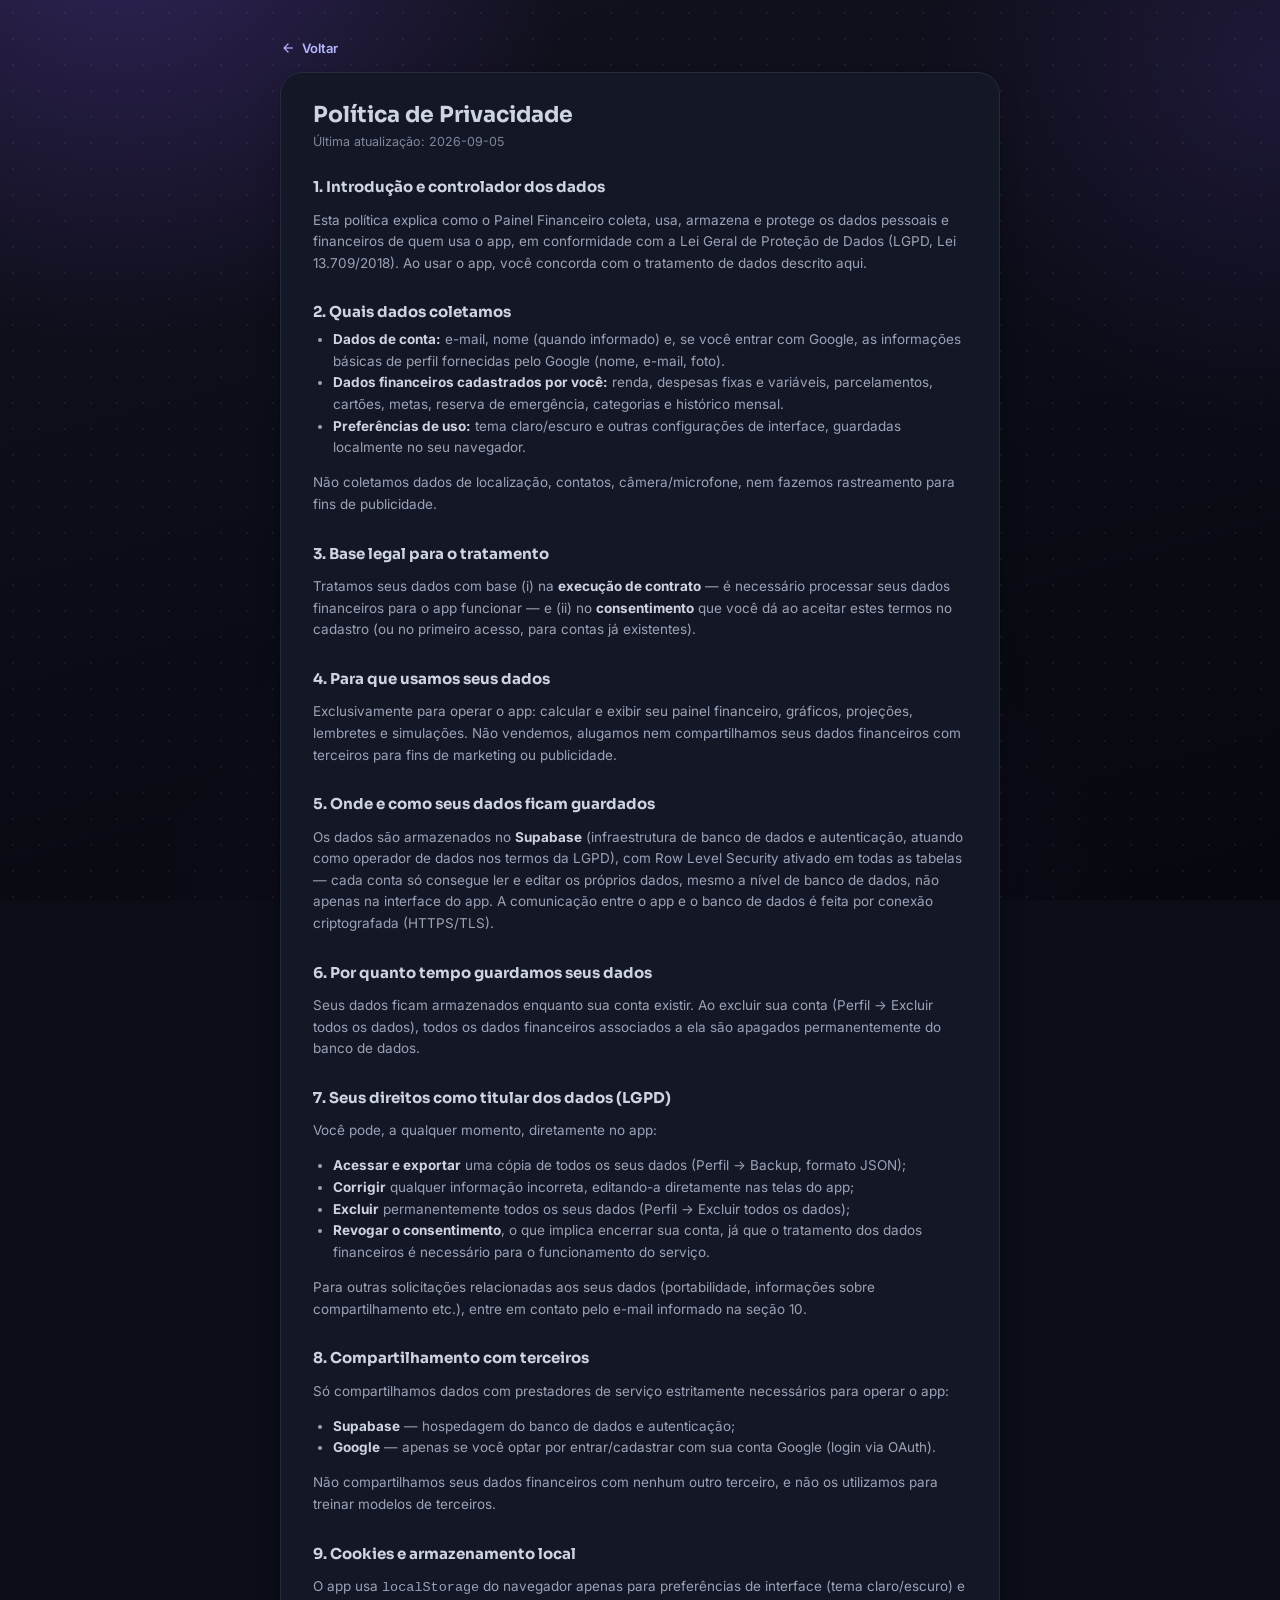
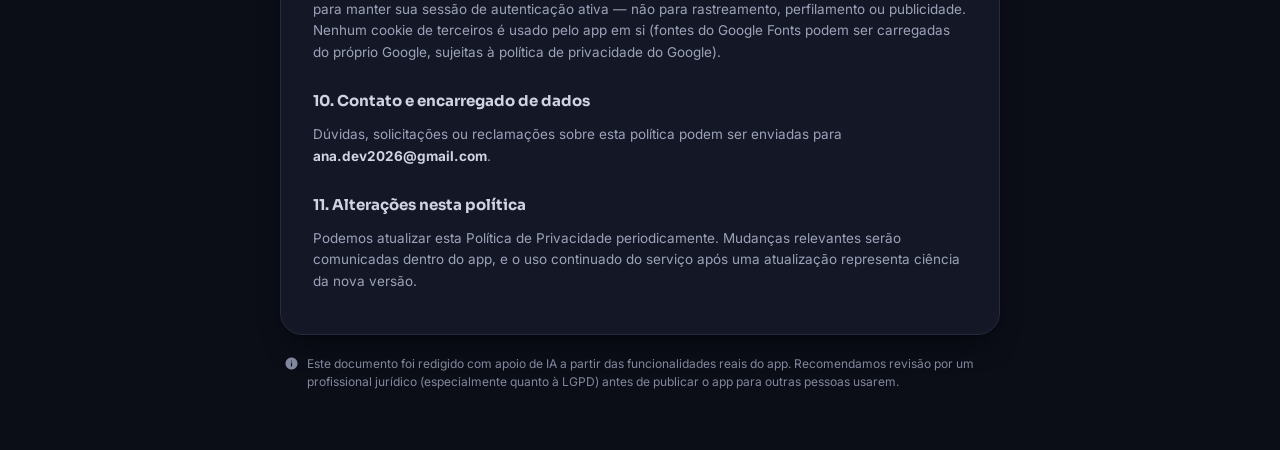
<file: privacidade.html>
<!DOCTYPE html>
<html lang="pt-BR">
<head>
<meta charset="UTF-8" />
<meta name="viewport" content="width=device-width, initial-scale=1.0, viewport-fit=cover" />
<title>Política de Privacidade — Painel Financeiro</title>
<link rel="icon" type="image/svg+xml" href="assets/pf-favicon.svg" />
<script>
  if (localStorage.getItem('financas_theme') !== 'light') {
    document.documentElement.setAttribute('data-theme', 'dark');
  }
</script>
<link rel="preconnect" href="https://fonts.googleapis.com">
<link href="https://fonts.googleapis.com/css2?family=Sora:wght@600;700&family=Inter:wght@400;500;600;700&family=Material+Symbols+Outlined:opsz,wght,FILL,GRAD@20..48,400,1,0&display=swap" rel="stylesheet">
<link rel="stylesheet" href="css/style.css" />
<link rel="stylesheet" href="css/legal.css" />
</head>
<body>
<div class="legal-wrap">
  <a class="legal-back" href="login.html">
    <span class="material-symbols-outlined" aria-hidden="true" style="font-size:16px;">arrow_back</span>
    Voltar
  </a>

  <div class="legal-card">
    <h1>Política de Privacidade</h1>
    <div class="legal-updated">Última atualização: 2026-09-05</div>

    <h2>1. Introdução e controlador dos dados</h2>
    <p>Esta política explica como o Painel Financeiro coleta, usa, armazena e protege os dados pessoais e financeiros de quem usa o app, em conformidade com a Lei Geral de Proteção de Dados (LGPD, Lei 13.709/2018). Ao usar o app, você concorda com o tratamento de dados descrito aqui.</p>

    <h2>2. Quais dados coletamos</h2>
    <ul>
      <li><strong>Dados de conta:</strong> e-mail, nome (quando informado) e, se você entrar com Google, as informações básicas de perfil fornecidas pelo Google (nome, e-mail, foto).</li>
      <li><strong>Dados financeiros cadastrados por você:</strong> renda, despesas fixas e variáveis, parcelamentos, cartões, metas, reserva de emergência, categorias e histórico mensal.</li>
      <li><strong>Preferências de uso:</strong> tema claro/escuro e outras configurações de interface, guardadas localmente no seu navegador.</li>
    </ul>
    <p>Não coletamos dados de localização, contatos, câmera/microfone, nem fazemos rastreamento para fins de publicidade.</p>

    <h2>3. Base legal para o tratamento</h2>
    <p>Tratamos seus dados com base (i) na <strong>execução de contrato</strong> — é necessário processar seus dados financeiros para o app funcionar — e (ii) no <strong>consentimento</strong> que você dá ao aceitar estes termos no cadastro (ou no primeiro acesso, para contas já existentes).</p>

    <h2>4. Para que usamos seus dados</h2>
    <p>Exclusivamente para operar o app: calcular e exibir seu painel financeiro, gráficos, projeções, lembretes e simulações. Não vendemos, alugamos nem compartilhamos seus dados financeiros com terceiros para fins de marketing ou publicidade.</p>

    <h2>5. Onde e como seus dados ficam guardados</h2>
    <p>Os dados são armazenados no <strong>Supabase</strong> (infraestrutura de banco de dados e autenticação, atuando como operador de dados nos termos da LGPD), com Row Level Security ativado em todas as tabelas — cada conta só consegue ler e editar os próprios dados, mesmo a nível de banco de dados, não apenas na interface do app. A comunicação entre o app e o banco de dados é feita por conexão criptografada (HTTPS/TLS).</p>

    <h2>6. Por quanto tempo guardamos seus dados</h2>
    <p>Seus dados ficam armazenados enquanto sua conta existir. Ao excluir sua conta (Perfil → Excluir todos os dados), todos os dados financeiros associados a ela são apagados permanentemente do banco de dados.</p>

    <h2>7. Seus direitos como titular dos dados (LGPD)</h2>
    <p>Você pode, a qualquer momento, diretamente no app:</p>
    <ul>
      <li><strong>Acessar e exportar</strong> uma cópia de todos os seus dados (Perfil → Backup, formato JSON);</li>
      <li><strong>Corrigir</strong> qualquer informação incorreta, editando-a diretamente nas telas do app;</li>
      <li><strong>Excluir</strong> permanentemente todos os seus dados (Perfil → Excluir todos os dados);</li>
      <li><strong>Revogar o consentimento</strong>, o que implica encerrar sua conta, já que o tratamento dos dados financeiros é necessário para o funcionamento do serviço.</li>
    </ul>
    <p>Para outras solicitações relacionadas aos seus dados (portabilidade, informações sobre compartilhamento etc.), entre em contato pelo e-mail informado na seção 10.</p>

    <h2>8. Compartilhamento com terceiros</h2>
    <p>Só compartilhamos dados com prestadores de serviço estritamente necessários para operar o app:</p>
    <ul>
      <li><strong>Supabase</strong> — hospedagem do banco de dados e autenticação;</li>
      <li><strong>Google</strong> — apenas se você optar por entrar/cadastrar com sua conta Google (login via OAuth).</li>
    </ul>
    <p>Não compartilhamos seus dados financeiros com nenhum outro terceiro, e não os utilizamos para treinar modelos de terceiros.</p>

    <h2>9. Cookies e armazenamento local</h2>
    <p>O app usa <code>localStorage</code> do navegador apenas para preferências de interface (tema claro/escuro) e para manter sua sessão de autenticação ativa — não para rastreamento, perfilamento ou publicidade. Nenhum cookie de terceiros é usado pelo app em si (fontes do Google Fonts podem ser carregadas do próprio Google, sujeitas à política de privacidade do Google).</p>

    <h2>10. Contato e encarregado de dados</h2>
    <p>Dúvidas, solicitações ou reclamações sobre esta política podem ser enviadas para <strong>ana.dev2026@gmail.com</strong>.</p>

    <h2>11. Alterações nesta política</h2>
    <p>Podemos atualizar esta Política de Privacidade periodicamente. Mudanças relevantes serão comunicadas dentro do app, e o uso continuado do serviço após uma atualização representa ciência da nova versão.</p>
  </div>

  <p class="legal-footer-note">
    <span class="material-symbols-outlined" aria-hidden="true">info</span>
    Este documento foi redigido com apoio de IA a partir das funcionalidades reais do app. Recomendamos revisão por um profissional jurídico (especialmente quanto à LGPD) antes de publicar o app para outras pessoas usarem.
  </p>
</div>
</body>
</html>
</file>
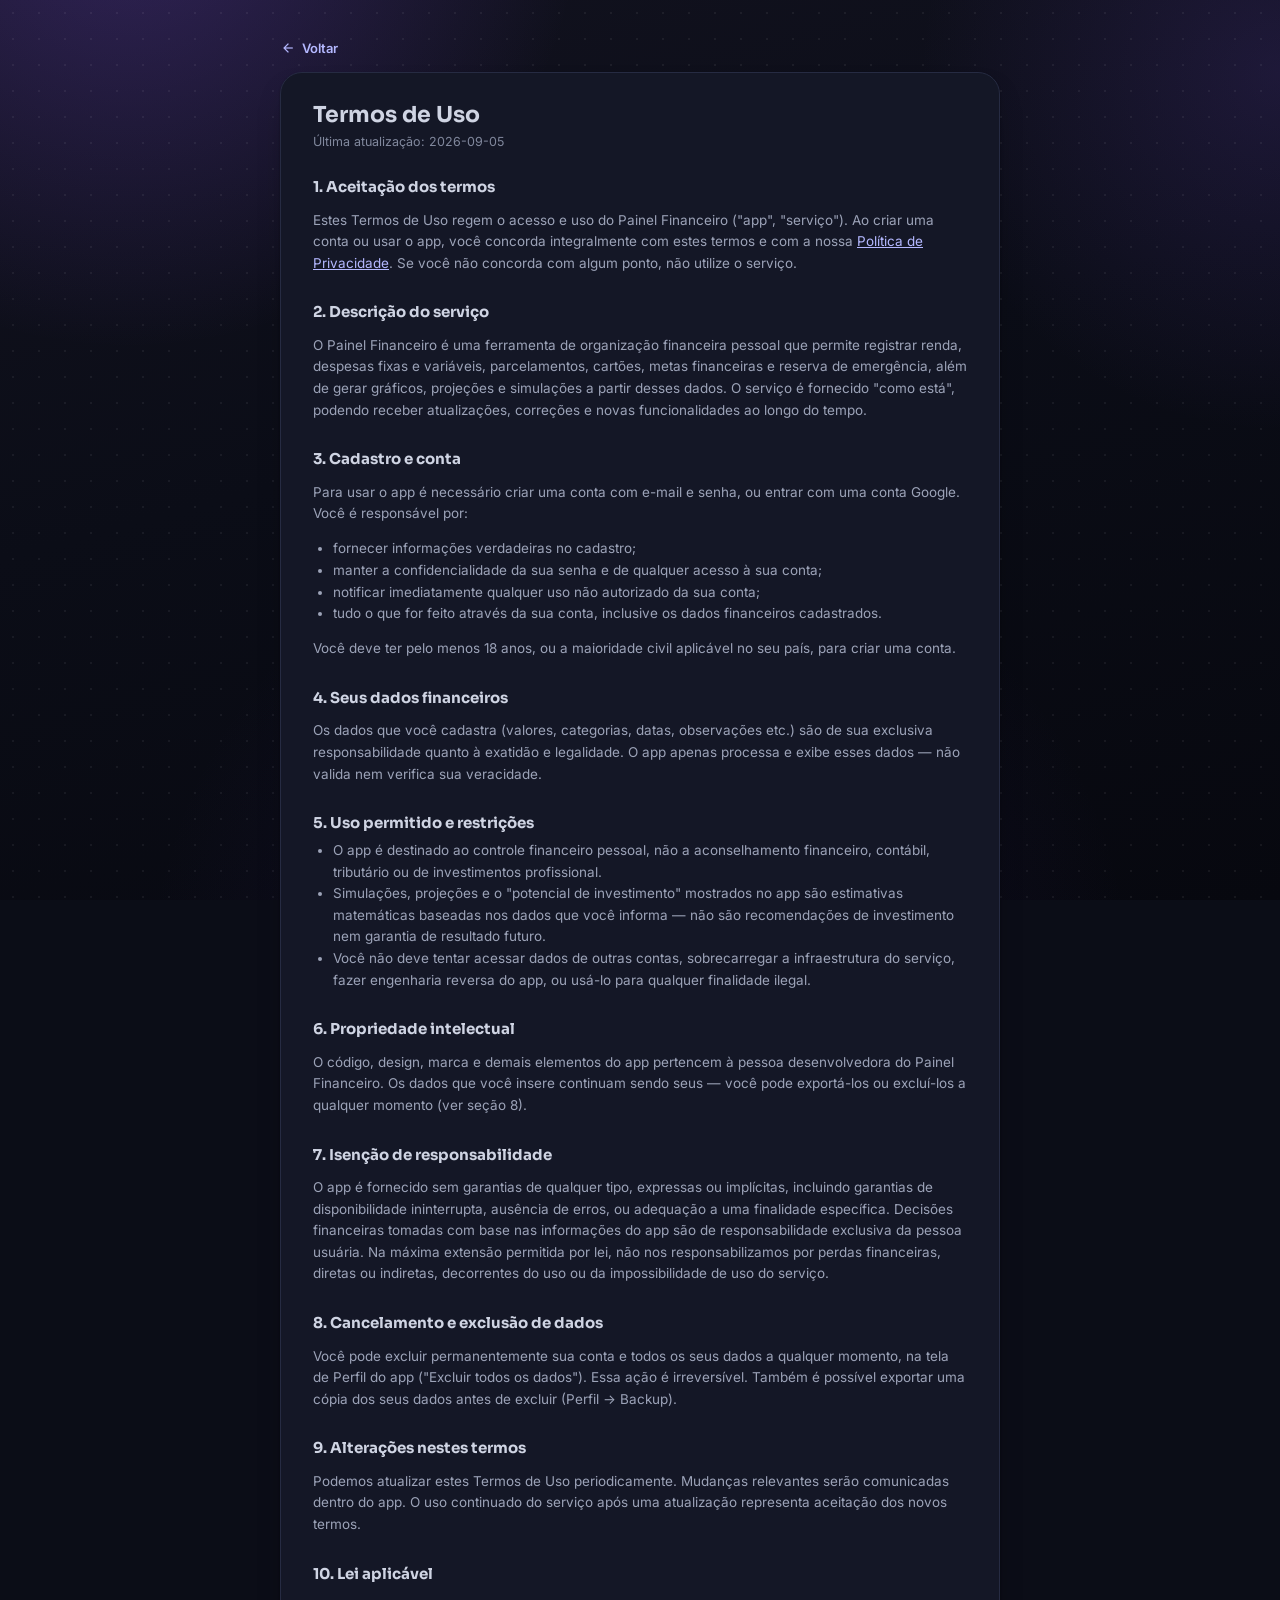
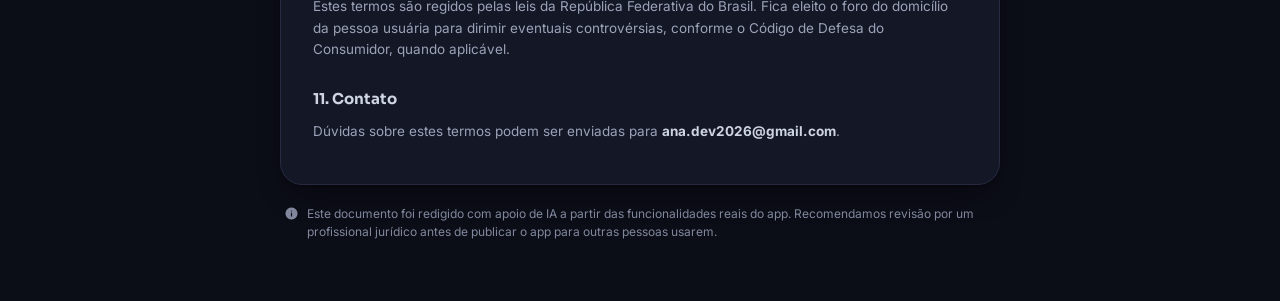
<file: termos.html>
<!DOCTYPE html>
<html lang="pt-BR">
<head>
<meta charset="UTF-8" />
<meta name="viewport" content="width=device-width, initial-scale=1.0, viewport-fit=cover" />
<title>Termos de Uso — Painel Financeiro</title>
<link rel="icon" type="image/svg+xml" href="assets/pf-favicon.svg" />
<script>
  if (localStorage.getItem('financas_theme') !== 'light') {
    document.documentElement.setAttribute('data-theme', 'dark');
  }
</script>
<link rel="preconnect" href="https://fonts.googleapis.com">
<link href="https://fonts.googleapis.com/css2?family=Sora:wght@600;700&family=Inter:wght@400;500;600;700&family=Material+Symbols+Outlined:opsz,wght,FILL,GRAD@20..48,400,1,0&display=swap" rel="stylesheet">
<link rel="stylesheet" href="css/style.css" />
<link rel="stylesheet" href="css/legal.css" />
</head>
<body>
<div class="legal-wrap">
  <a class="legal-back" href="login.html">
    <span class="material-symbols-outlined" aria-hidden="true" style="font-size:16px;">arrow_back</span>
    Voltar
  </a>

  <div class="legal-card">
    <h1>Termos de Uso</h1>
    <div class="legal-updated">Última atualização: 2026-09-05</div>

    <h2>1. Aceitação dos termos</h2>
    <p>Estes Termos de Uso regem o acesso e uso do Painel Financeiro ("app", "serviço"). Ao criar uma conta ou usar o app, você concorda integralmente com estes termos e com a nossa <a class="text-link" href="privacidade.html" target="_blank" rel="noopener">Política de Privacidade</a>. Se você não concorda com algum ponto, não utilize o serviço.</p>

    <h2>2. Descrição do serviço</h2>
    <p>O Painel Financeiro é uma ferramenta de organização financeira pessoal que permite registrar renda, despesas fixas e variáveis, parcelamentos, cartões, metas financeiras e reserva de emergência, além de gerar gráficos, projeções e simulações a partir desses dados. O serviço é fornecido "como está", podendo receber atualizações, correções e novas funcionalidades ao longo do tempo.</p>

    <h2>3. Cadastro e conta</h2>
    <p>Para usar o app é necessário criar uma conta com e-mail e senha, ou entrar com uma conta Google. Você é responsável por:</p>
    <ul>
      <li>fornecer informações verdadeiras no cadastro;</li>
      <li>manter a confidencialidade da sua senha e de qualquer acesso à sua conta;</li>
      <li>notificar imediatamente qualquer uso não autorizado da sua conta;</li>
      <li>tudo o que for feito através da sua conta, inclusive os dados financeiros cadastrados.</li>
    </ul>
    <p>Você deve ter pelo menos 18 anos, ou a maioridade civil aplicável no seu país, para criar uma conta.</p>

    <h2>4. Seus dados financeiros</h2>
    <p>Os dados que você cadastra (valores, categorias, datas, observações etc.) são de sua exclusiva responsabilidade quanto à exatidão e legalidade. O app apenas processa e exibe esses dados — não valida nem verifica sua veracidade.</p>

    <h2>5. Uso permitido e restrições</h2>
    <ul>
      <li>O app é destinado ao controle financeiro pessoal, não a aconselhamento financeiro, contábil, tributário ou de investimentos profissional.</li>
      <li>Simulações, projeções e o "potencial de investimento" mostrados no app são estimativas matemáticas baseadas nos dados que você informa — não são recomendações de investimento nem garantia de resultado futuro.</li>
      <li>Você não deve tentar acessar dados de outras contas, sobrecarregar a infraestrutura do serviço, fazer engenharia reversa do app, ou usá-lo para qualquer finalidade ilegal.</li>
    </ul>

    <h2>6. Propriedade intelectual</h2>
    <p>O código, design, marca e demais elementos do app pertencem à pessoa desenvolvedora do Painel Financeiro. Os dados que você insere continuam sendo seus — você pode exportá-los ou excluí-los a qualquer momento (ver seção 8).</p>

    <h2>7. Isenção de responsabilidade</h2>
    <p>O app é fornecido sem garantias de qualquer tipo, expressas ou implícitas, incluindo garantias de disponibilidade ininterrupta, ausência de erros, ou adequação a uma finalidade específica. Decisões financeiras tomadas com base nas informações do app são de responsabilidade exclusiva da pessoa usuária. Na máxima extensão permitida por lei, não nos responsabilizamos por perdas financeiras, diretas ou indiretas, decorrentes do uso ou da impossibilidade de uso do serviço.</p>

    <h2>8. Cancelamento e exclusão de dados</h2>
    <p>Você pode excluir permanentemente sua conta e todos os seus dados a qualquer momento, na tela de Perfil do app ("Excluir todos os dados"). Essa ação é irreversível. Também é possível exportar uma cópia dos seus dados antes de excluir (Perfil → Backup).</p>

    <h2>9. Alterações nestes termos</h2>
    <p>Podemos atualizar estes Termos de Uso periodicamente. Mudanças relevantes serão comunicadas dentro do app. O uso continuado do serviço após uma atualização representa aceitação dos novos termos.</p>

    <h2>10. Lei aplicável</h2>
    <p>Estes termos são regidos pelas leis da República Federativa do Brasil. Fica eleito o foro do domicílio da pessoa usuária para dirimir eventuais controvérsias, conforme o Código de Defesa do Consumidor, quando aplicável.</p>

    <h2>11. Contato</h2>
    <p>Dúvidas sobre estes termos podem ser enviadas para <strong>ana.dev2026@gmail.com</strong>.</p>
  </div>

  <p class="legal-footer-note">
    <span class="material-symbols-outlined" aria-hidden="true">info</span>
    Este documento foi redigido com apoio de IA a partir das funcionalidades reais do app. Recomendamos revisão por um profissional jurídico antes de publicar o app para outras pessoas usarem.
  </p>
</div>
</body>
</html>
</file>
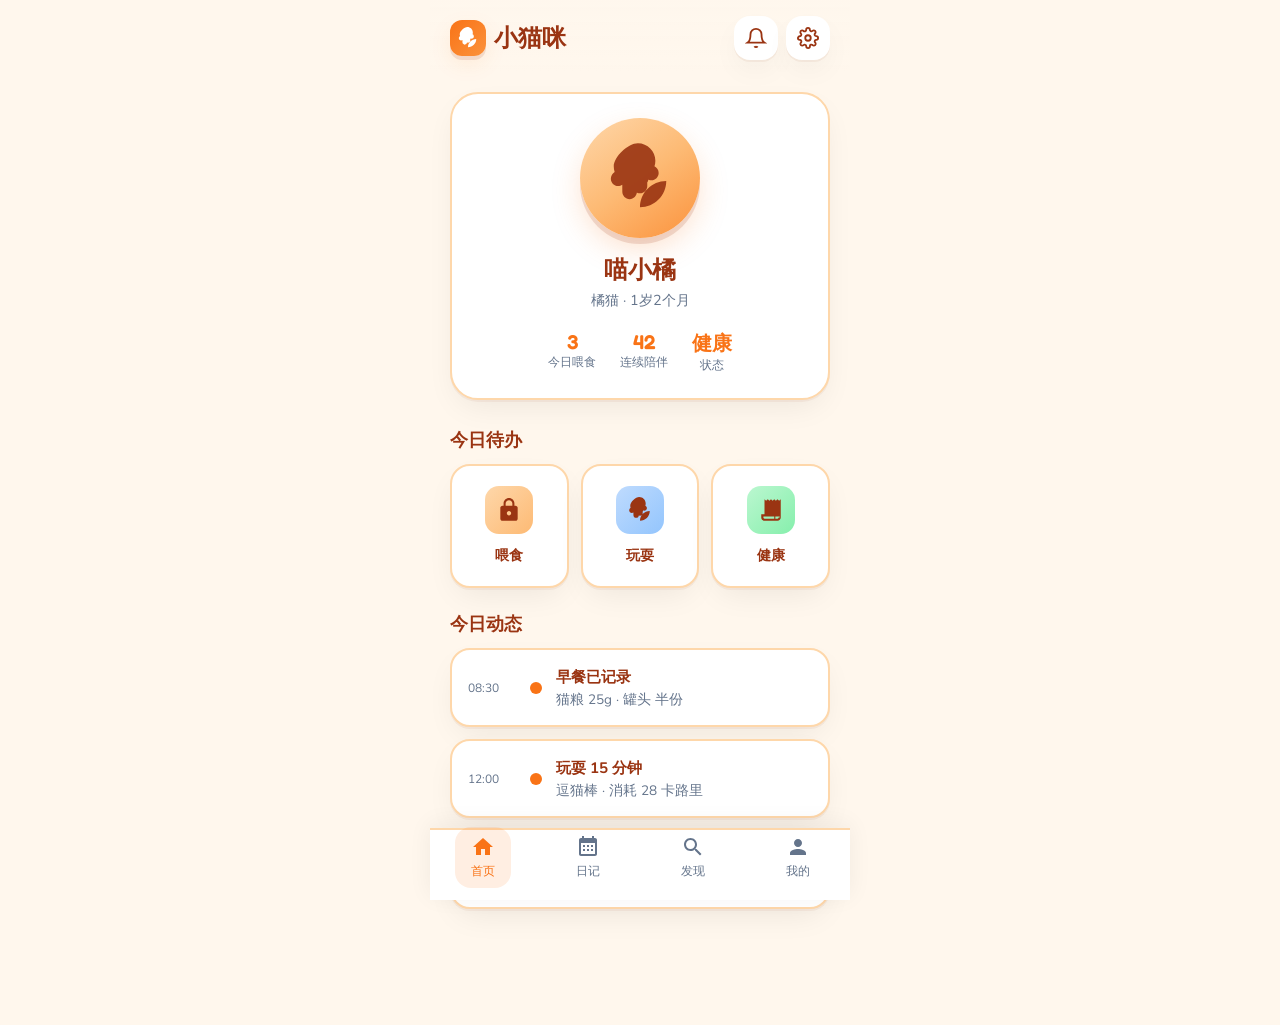
<file: .claude/ui-ux-pro-max-skill-main/ui-ux-pro-max-skill-main/preview/xiaomaomi-app.html>
<!DOCTYPE html>
<html lang="zh-CN">
<head>
  <meta charset="UTF-8">
  <meta name="viewport" content="width=device-width, initial-scale=1.0">
  <title>小猫咪 - 萌宠日常</title>
  <link rel="preconnect" href="https://fonts.googleapis.com">
  <link rel="preconnect" href="https://fonts.gstatic.com" crossorigin>
  <link href="https://fonts.googleapis.com/css2?family=Fredoka:wght@400;500;600;700&family=Nunito:wght@300;400;500;600;700&display=swap" rel="stylesheet">
  <style>
    :root {
      /* Pet Tech App 配色 - 来自 UI/UX Pro Max design system */
      --primary: #F97316;
      --primary-on: #0F172A;
      --secondary: #FB923C;
      --accent: #2563EB;
      --accent-on: #FFFFFF;
      --background: #FFF7ED;
      --foreground: #9A3412;
      --card: #FFFFFF;
      --card-foreground: #9A3412;
      --muted: #F1F0F0;
      --muted-foreground: #64748B;
      --border: #FED7AA;
      --destructive: #DC2626;
      --ring: #F97316;
      --radius-outer: 28px;
      --radius-card: 20px;
      --radius-btn: 16px;
      --shadow-clay: 0 4px 0 0 rgba(154, 52, 18, 0.12), 0 8px 24px -4px rgba(249, 115, 22, 0.15);
      --shadow-card: 0 2px 0 0 rgba(154, 52, 18, 0.06), 0 12px 32px -8px rgba(0,0,0,0.08);
    }

    * { box-sizing: border-box; margin: 0; padding: 0; }
    html { font-size: 16px; }
    body {
      font-family: 'Nunito', -apple-system, sans-serif;
      background: var(--background);
      color: var(--foreground);
      min-height: 100vh;
      padding-bottom: 80px;
      -webkit-font-smoothing: antialiased;
    }

    /* Header */
    .header {
      padding: 16px 20px 12px;
      display: flex;
      align-items: center;
      justify-content: space-between;
      background: linear-gradient(180deg, rgba(255,247,237,0.98) 0%, var(--background) 100%);
      position: sticky;
      top: 0;
      z-index: 10;
    }
    .logo {
      font-family: 'Fredoka', sans-serif;
      font-weight: 700;
      font-size: 1.5rem;
      color: var(--foreground);
      display: flex;
      align-items: center;
      gap: 8px;
    }
    .logo-icon {
      width: 36px;
      height: 36px;
      background: linear-gradient(135deg, var(--primary), var(--secondary));
      border-radius: 12px;
      display: flex;
      align-items: center;
      justify-content: center;
      box-shadow: var(--shadow-clay);
    }
    .logo-icon svg {
      width: 22px;
      height: 22px;
      fill: white;
    }
    .header-actions {
      display: flex;
      gap: 8px;
    }
    .icon-btn {
      width: 44px;
      height: 44px;
      border-radius: var(--radius-btn);
      border: none;
      background: var(--card);
      color: var(--foreground);
      cursor: pointer;
      display: flex;
      align-items: center;
      justify-content: center;
      box-shadow: var(--shadow-card);
      transition: transform 0.2s ease, box-shadow 0.2s ease;
    }
    .icon-btn:hover { transform: scale(0.96); }
    .icon-btn:focus-visible { outline: 2px solid var(--ring); outline-offset: 2px; }
    .icon-btn svg { width: 22px; height: 22px; }

    /* Hero - 主猫卡片 */
    .hero {
      padding: 20px;
      margin-bottom: 8px;
    }
    .hero-card {
      background: var(--card);
      border-radius: var(--radius-outer);
      padding: 24px;
      box-shadow: var(--shadow-card);
      border: 2px solid var(--border);
      text-align: center;
    }
    .cat-avatar {
      width: 120px;
      height: 120px;
      margin: 0 auto 16px;
      background: linear-gradient(145deg, #FED7AA 0%, #FDBA74 50%, #FB923C 100%);
      border-radius: 50%;
      display: flex;
      align-items: center;
      justify-content: center;
      box-shadow: 0 6px 0 0 rgba(154, 52, 18, 0.15), 0 12px 32px -4px rgba(249, 115, 22, 0.25);
    }
    .cat-avatar svg {
      width: 70px;
      height: 70px;
      fill: var(--foreground);
      opacity: 0.9;
    }
    .hero-card h1 {
      font-family: 'Fredoka', sans-serif;
      font-size: 1.5rem;
      color: var(--foreground);
      margin-bottom: 4px;
    }
    .hero-card .subtitle {
      font-size: 0.9rem;
      color: var(--muted-foreground);
      margin-bottom: 20px;
    }
    .stats-row {
      display: flex;
      justify-content: center;
      gap: 24px;
    }
    .stat {
      text-align: center;
    }
    .stat-value {
      font-family: 'Fredoka', sans-serif;
      font-weight: 600;
      font-size: 1.25rem;
      color: var(--primary);
    }
    .stat-label {
      font-size: 0.75rem;
      color: var(--muted-foreground);
    }

    /* 快捷操作区 */
    .section-title {
      font-family: 'Fredoka', sans-serif;
      font-size: 1.1rem;
      padding: 0 20px 12px;
      color: var(--foreground);
    }
    .quick-actions {
      padding: 0 20px 24px;
      display: grid;
      grid-template-columns: repeat(3, 1fr);
      gap: 12px;
    }
    .action-card {
      background: var(--card);
      border-radius: var(--radius-card);
      padding: 20px 12px;
      text-align: center;
      box-shadow: var(--shadow-card);
      border: 2px solid var(--border);
      cursor: pointer;
      transition: transform 0.2s ease, box-shadow 0.2s ease;
      text-decoration: none;
      color: inherit;
      display: block;
    }
    .action-card:hover {
      transform: translateY(-2px);
      box-shadow: 0 4px 0 0 rgba(154, 52, 18, 0.08), 0 16px 40px -8px rgba(0,0,0,0.12);
    }
    .action-card:focus-visible { outline: 2px solid var(--ring); outline-offset: 2px; }
    .action-icon {
      width: 48px;
      height: 48px;
      margin: 0 auto 10px;
      border-radius: 14px;
      display: flex;
      align-items: center;
      justify-content: center;
    }
    .action-card:nth-child(1) .action-icon { background: linear-gradient(135deg, #FED7AA, #FDBA74); }
    .action-card:nth-child(2) .action-icon { background: linear-gradient(135deg, #BFDBFE, #93C5FD); }
    .action-card:nth-child(3) .action-icon { background: linear-gradient(135deg, #BBF7D0, #86EFAC); }
    .action-icon svg { width: 26px; height: 26px; fill: var(--foreground); }
    .action-card span {
      font-size: 0.9rem;
      font-weight: 600;
      color: var(--foreground);
    }

    /* 今日动态 */
    .feed-section {
      padding: 0 20px 24px;
    }
    .feed-card {
      background: var(--card);
      border-radius: var(--radius-card);
      padding: 16px;
      margin-bottom: 12px;
      box-shadow: var(--shadow-card);
      border: 2px solid var(--border);
      display: flex;
      align-items: center;
      gap: 14px;
    }
    .feed-time {
      font-size: 0.75rem;
      color: var(--muted-foreground);
      min-width: 48px;
    }
    .feed-dot {
      width: 12px;
      height: 12px;
      border-radius: 50%;
      background: var(--primary);
      flex-shrink: 0;
    }
    .feed-content {
      flex: 1;
    }
    .feed-content strong {
      font-size: 0.95rem;
      color: var(--foreground);
    }
    .feed-content p {
      font-size: 0.85rem;
      color: var(--muted-foreground);
      margin-top: 2px;
    }

    /* 底部导航 */
    .bottom-nav {
      position: fixed;
      bottom: 0;
      left: 0;
      right: 0;
      height: 72px;
      background: var(--card);
      border-top: 2px solid var(--border);
      display: flex;
      justify-content: space-around;
      align-items: center;
      padding: 8px 0 24px;
      box-shadow: 0 -4px 24px rgba(0,0,0,0.06);
    }
    .nav-item {
      display: flex;
      flex-direction: column;
      align-items: center;
      gap: 4px;
      color: var(--muted-foreground);
      text-decoration: none;
      font-size: 0.75rem;
      padding: 8px 16px;
      border-radius: var(--radius-btn);
      transition: color 0.2s, background 0.2s;
    }
    .nav-item:hover, .nav-item.active {
      color: var(--primary);
    }
    .nav-item.active {
      background: rgba(249, 115, 22, 0.12);
    }
    .nav-item svg {
      width: 24px;
      height: 24px;
      fill: currentColor;
    }

    /* 响应式 */
    @media (min-width: 768px) {
      body { max-width: 420px; margin: 0 auto; }
      .bottom-nav { max-width: 420px; left: 50%; transform: translateX(-50%); }
    }
  </style>
</head>
<body>
  <header class="header">
    <div class="logo">
      <div class="logo-icon" aria-hidden="true">
        <svg viewBox="0 0 24 24" xmlns="http://www.w3.org/2000/svg"><path d="M12 22c4.97 0 9-4.03 9-9-4.97 0-9 4.03-9 9zM5.6 10.25c0 1.38 1.12 2.5 2.5 2.5.53 0 1.01-.16 1.42-.44l-.02 2.44c0 1.38 1.12 2.5 2.5 2.5s2.5-1.12 2.5-2.5l-.02-2.44c.4.28.89.44 1.42.44 1.38 0 2.5-1.12 2.5-2.5 0-1-.6-1.86-1.44-2.28.19-.59.31-1.23.31-1.91 0-3.31-2.69-6-6-6S3 4.69 3 8c0 .68.12 1.32.31 1.91C2.6 10.39 2 11.25 2 12.25 2 13.63 3.12 14.75 4.5 14.75c.53 0 1.01-.16 1.42-.44l.02 2.44c0 1.38 1.12 2.5 2.5 2.5s2.5-1.12 2.5-2.5l.02-2.44c.4.28.89.44 1.42.44 1.38 0 2.5-1.12 2.5-2.5 0-1-.6-1.86-1.44-2.28.19-.59.31-1.23.31-1.91 0-3.31-2.69-6-6-6z"/></svg>
      </div>
      小猫咪
    </div>
    <div class="header-actions">
      <button type="button" class="icon-btn" aria-label="通知">
        <svg viewBox="0 0 24 24" fill="none" stroke="currentColor" stroke-width="2"><path d="M18 8A6 6 0 0 0 6 8c0 7-3 9-3 9h18s-3-2-3-9"/><path d="M13.73 21a2 2 0 0 1-3.46 0"/></svg>
      </button>
      <button type="button" class="icon-btn" aria-label="设置">
        <svg viewBox="0 0 24 24" fill="none" stroke="currentColor" stroke-width="2"><circle cx="12" cy="12" r="3"/><path d="M19.4 15a1.65 1.65 0 0 0 .33 1.82l.06.06a2 2 0 0 1 0 2.83 2 2 0 0 1-2.83 0l-.06-.06a1.65 1.65 0 0 0-1.82-.33 1.65 1.65 0 0 0-1 1.51V21a2 2 0 0 1-2 2 2 2 0 0 1-2-2v-.09A1.65 1.65 0 0 0 9 19.4a1.65 1.65 0 0 0-1.82.33l-.06.06a2 2 0 0 1-2.83 0 2 2 0 0 1 0-2.83l.06-.06a1.65 1.65 0 0 0 .33-1.82 1.65 1.65 0 0 0-1.51-1H3a2 2 0 0 1-2-2 2 2 0 0 1 2-2h.09A1.65 1.65 0 0 0 4.6 9a1.65 1.65 0 0 0-.33-1.82l-.06-.06a2 2 0 0 1 0-2.83 2 2 0 0 1 2.83 0l.06.06a1.65 1.65 0 0 0 1.82.33H9a1.65 1.65 0 0 0 1-1.51V3a2 2 0 0 1 2-2 2 2 0 0 1 2 2v.09a1.65 1.65 0 0 0 1 1.51 1.65 1.65 0 0 0 1.82-.33l.06-.06a2 2 0 0 1 2.83 0 2 2 0 0 1 0 2.83l-.06.06a1.65 1.65 0 0 0-.33 1.82V9a1.65 1.65 0 0 0 1.51 1H21a2 2 0 0 1 2 2 2 2 0 0 1-2 2h-.09a1.65 1.65 0 0 0-1.51 1z"/></svg>
      </button>
    </div>
  </header>

  <main>
    <section class="hero">
      <div class="hero-card">
        <div class="cat-avatar" role="img" aria-label="猫咪头像">
          <svg viewBox="0 0 24 24" xmlns="http://www.w3.org/2000/svg"><path d="M12 22c4.97 0 9-4.03 9-9-4.97 0-9 4.03-9 9zM5.6 10.25c0 1.38 1.12 2.5 2.5 2.5.53 0 1.01-.16 1.42-.44l-.02 2.44c0 1.38 1.12 2.5 2.5 2.5s2.5-1.12 2.5-2.5l-.02-2.44c.4.28.89.44 1.42.44 1.38 0 2.5-1.12 2.5-2.5 0-1-.6-1.86-1.44-2.28.19-.59.31-1.23.31-1.91 0-3.31-2.69-6-6-6S3 4.69 3 8c0 .68.12 1.32.31 1.91C2.6 10.39 2 11.25 2 12.25 2 13.63 3.12 14.75 4.5 14.75c.53 0 1.01-.16 1.42-.44l.02 2.44c0 1.38 1.12 2.5 2.5 2.5s2.5-1.12 2.5-2.5l.02-2.44c.4.28.89.44 1.42.44 1.38 0 2.5-1.12 2.5-2.5 0-1-.6-1.86-1.44-2.28.19-.59.31-1.23.31-1.91 0-3.31-2.69-6-6-6z"/></svg>
        </div>
        <h1>喵小橘</h1>
        <p class="subtitle">橘猫 · 1岁2个月</p>
        <div class="stats-row">
          <div class="stat">
            <div class="stat-value">3</div>
            <div class="stat-label">今日喂食</div>
          </div>
          <div class="stat">
            <div class="stat-value">42</div>
            <div class="stat-label">连续陪伴</div>
          </div>
          <div class="stat">
            <div class="stat-value">健康</div>
            <div class="stat-label">状态</div>
          </div>
        </div>
      </div>
    </section>

    <h2 class="section-title">今日待办</h2>
    <div class="quick-actions">
      <a href="#" class="action-card">
        <div class="action-icon">
          <svg viewBox="0 0 24 24" xmlns="http://www.w3.org/2000/svg"><path d="M18 8h-1V6c0-2.76-2.24-5-5-5S7 3.24 7 6v2H6c-1.1 0-2 .9-2 2v10c0 1.1.9 2 2 2h12c1.1 0 2-.9 2-2V10c0-1.1-.9-2-2-2zm-6 9c-1.1 0-2-.9-2-2s.9-2 2-2 2 .9 2 2-.9 2-2 2zm3.1-9H8.9V6c0-1.71 1.39-3.1 3.1-3.1 1.71 0 3.1 1.39 3.1 3.1v2z"/></svg>
        </div>
        <span>喂食</span>
      </a>
      <a href="#" class="action-card">
        <div class="action-icon">
          <svg viewBox="0 0 24 24" xmlns="http://www.w3.org/2000/svg"><path d="M12 22c4.97 0 9-4.03 9-9-4.97 0-9 4.03-9 9zM5.6 10.25c0 1.38 1.12 2.5 2.5 2.5.53 0 1.01-.16 1.42-.44l-.02 2.44c0 1.38 1.12 2.5 2.5 2.5s2.5-1.12 2.5-2.5l-.02-2.44c.4.28.89.44 1.42.44 1.38 0 2.5-1.12 2.5-2.5 0-1-.6-1.86-1.44-2.28.19-.59.31-1.23.31-1.91 0-3.31-2.69-6-6-6S3 4.69 3 8c0 .68.12 1.32.31 1.91C2.6 10.39 2 11.25 2 12.25 2 13.63 3.12 14.75 4.5 14.75c.53 0 1.01-.16 1.42-.44l.02 2.44c0 1.38 1.12 2.5 2.5 2.5s2.5-1.12 2.5-2.5l.02-2.44c.4.28.89.44 1.42.44 1.38 0 2.5-1.12 2.5-2.5 0-1-.6-1.86-1.44-2.28.19-.59.31-1.23.31-1.91 0-3.31-2.69-6-6-6z"/></svg>
        </div>
        <span>玩耍</span>
      </a>
      <a href="#" class="action-card">
        <div class="action-icon">
          <svg viewBox="0 0 24 24" xmlns="http://www.w3.org/2000/svg"><path d="M19.5 3.5L18 2l-1.5 1.5L15 2l-1.5 1.5L12 2l-1.5 1.5L9 2 7.5 3.5 6 2v14H3v3c0 1.66 1.34 3 3 3h12c1.66 0 3-1.34 3-3V2l-1.5 1.5zM15 20H6c-.55 0-1-.45-1-1v-1h10v2zm4-1c0 .55-.45 1-1 1h-2v-2h4v1z"/></svg>
        </div>
        <span>健康</span>
      </a>
    </div>

    <h2 class="section-title">今日动态</h2>
    <section class="feed-section">
      <div class="feed-card">
        <span class="feed-time">08:30</span>
        <span class="feed-dot"></span>
        <div class="feed-content">
          <strong>早餐已记录</strong>
          <p>猫粮 25g · 罐头 半份</p>
        </div>
      </div>
      <div class="feed-card">
        <span class="feed-time">12:00</span>
        <span class="feed-dot"></span>
        <div class="feed-content">
          <strong>玩耍 15 分钟</strong>
          <p>逗猫棒 · 消耗 28 卡路里</p>
        </div>
      </div>
      <div class="feed-card">
        <span class="feed-time">18:00</span>
        <span class="feed-dot"></span>
        <div class="feed-content">
          <strong>晚餐待喂</strong>
          <p>点击记录今日晚餐</p>
        </div>
      </div>
    </section>
  </main>

  <nav class="bottom-nav" aria-label="主导航">
    <a href="#" class="nav-item active" aria-current="page">
      <svg viewBox="0 0 24 24"><path d="M10 20v-6h4v6h5v-8h3L12 3 2 12h3v8z"/></svg>
      首页
    </a>
    <a href="#" class="nav-item">
      <svg viewBox="0 0 24 24"><path d="M19 3h-1V1h-2v2H8V1H6v2H5c-1.11 0-1.99.9-1.99 2L3 19c0 1.1.89 2 2 2h14c1.1 0 2-.9 2-2V5c0-1.1-.9-2-2-2zm0 16H5V8h14v11zM9 10H7v2h2v-2zm4 0h-2v2h2v-2zm4 0h-2v2h2v-2zm-8 4H7v2h2v-2zm4 0h-2v2h2v-2zm4 0h-2v2h2v-2z"/></svg>
      日记
    </a>
    <a href="#" class="nav-item">
      <svg viewBox="0 0 24 24"><path d="M15.5 14h-.79l-.28-.27C15.41 12.59 16 11.11 16 9.5 16 5.91 13.09 3 9.5 3S3 5.91 3 9.5 5.91 16 9.5 16c1.61 0 3.09-.59 4.23-1.57l.27.28v.79l5 4.99L20.49 19l-4.99-5zm-6 0C7.01 14 5 11.99 5 9.5S7.01 5 9.5 5 14 7.01 14 9.5 11.99 14 9.5 14z"/></svg>
      发现
    </a>
    <a href="#" class="nav-item">
      <svg viewBox="0 0 24 24"><path d="M12 12c2.21 0 4-1.79 4-4s-1.79-4-4-4-4 1.79-4 4 1.79 4 4 4zm0 2c-2.67 0-8 1.34-8 4v2h16v-2c0-2.66-5.33-4-8-4z"/></svg>
      我的
    </a>
  </nav>
</body>
</html>
</file>
<file: css/style.css>
/* -------------------------------------------------------------------------
   TOKENS — identidade visual
   Paleta: roxo profundo como cor de marca, branco/quase-branco como base,
   um roxo-lavanda claro para superfícies suaves, e semânticos (verde/âmbar/
   vermelho) discretos, nunca gritantes, para status.
--------------------------------------------------------------------------*/
:root {
  /* Antes era quase branco puro (#FAFAFF/#FFFFFF) — ficava com brilho forte
     demais na tela inteira. Agora tem um tom lavanda mais presente, e o
     card (--surface) não é mais branco 100% puro, pra suavizar o conjunto
     sem perder a sensação de "tema claro". */
  --bg: #F3F0FA;
  --surface: #FDFBFE;
  --surface-glass: rgba(253, 251, 254, 0.8);
  --surface-soft: #ECE6F8;
  --border: #D5C8EA;

  --purple-900: #2C1B57;
  --purple-700: #4B2E9E;
  --purple-600: #5F3DC4;
  --purple-500: #7C4DE0;
  --purple-300: #B69EF2;
  --purple-100: #EDE6FC;

  /* Semânticas para "roxo como texto/destaque sobre fundo claro" — no modo
     escuro elas ganham valores próprios (ver [data-theme="dark"] abaixo),
     pra esse mesmo roxo não perder contraste em cima de fundo escuro. */
  --purple-text: var(--purple-700);
  --purple-soft: var(--purple-100);

  --text-primary: #201A33;
  /* Secundário e muted conferidos contra --surface-soft (#ECE6F8), a
     superfície mais escura onde eles aparecem: 6,1:1 e 4,7:1. O muted antigo
     (#78708C) dava 3,8:1 ali, abaixo do AA (4,5:1); escurecê-lo sozinho o
     deixaria igual ao secundário, por isso o secundário desceu junto. */
  --text-secondary: #58526D;
  --text-muted: #6A627E;

  /* Texto por cima de fundo cheio (botão roxo, toast): no claro é branco
     puro mesmo — o contraste com o roxo é o que sustenta a leitura. No
     escuro ele ganha um tom quebrado (ver [data-theme="dark"]), porque ali
     o branco puro brilha demais ao lado de um fundo quase preto. */
  --text-on-accent: #FFFFFF;

  --success: #187E56;
  --success-bg: #E4F7EF;
  --warning: #966319;
  --warning-bg: #FBF0DD;
  /* #C0392B dava 4,46:1 sobre --surface-soft (texto de "Excluir" no
     .mini-btn.danger) — um tom abaixo passa no AA: 4,8:1. */
  --danger: #B9362A;
  --danger-bg: #FBE7E4;

  --radius-sm: 10px;
  --radius-md: 16px;
  --radius-lg: 22px;
  /* Raio maior só pro mobile (revertido pro --radius-md/--radius-lg de
     volta a partir de 860px) — cantos mais macios nos cartões de destaque,
     inspirado na referência visual aprovada pro Dashboard mobile. */
  --radius-xl: 30px;

  --shadow-card: 0 1px 2px rgba(44, 27, 87, 0.04), 0 8px 24px -12px rgba(76, 46, 158, 0.18);

  --font-display: 'Sora', 'Segoe UI', sans-serif;
  --font-body: 'Inter', 'Segoe UI', sans-serif;

  --nav-height: 68px;

  /* Contraste discreto entre o menu lateral e o conteúdo principal */
  --sidebar-bg: #F4F0FC;
  --sidebar-border: #E3DBF7;

  /* Metas/simuladores (Planejamento): reserva o roxo só pro botão principal
     e pra barra de progresso da meta — ver .goal-card/.simulator-card. */
  --goal-card-border: #E4E1F0;
  --goal-progress-track: #EEEDFE;
  --goal-progress-fill: #7F77DD;
  --simulator-card-bg: #EEEDF7;
}

[data-theme="dark"] {
  /* Fundo navy/slate neutro — o roxo deixa de "tingir" tudo e vira só um
     acento entre outros, não a cor dominante brigando com o texto. */
  --bg: #0B0D17;
  --surface: #141726;
  --surface-glass: rgba(20, 23, 38, 0.68);
  --surface-soft: #1B1F33;
  --border: #262B42;

  /* Branco puro (e quase-branco) cansa a vista sobre fundo quase preto:
     #E7E9F2 dava 14,7:1 de contraste, bem acima do necessário. Este tom
     lavanda-acinzentado mantém 12:1 sobre --surface (WCAG AAA, muito acima
     do AA de 4,5:1) e tira o "brilho" do texto. Não abaixar mais que isso
     sem refazer a conta de contraste. */
  --text-primary: #CFD4E3;
  --text-secondary: #9CA3B8;
  /* 4,6:1 sobre --surface-soft (a superfície mais clara do escuro) e 5,0:1
     sobre --surface. O anterior (#6B7288) dava 3,4:1 e 3,7:1, abaixo do AA —
     justo no texto que costuma ser o menor da tela (legendas, datas). */
  --text-muted: #81889D;
  /* 6,1:1 sobre --purple-600 e 12,9:1 sobre --purple-900 — AA garantido
     nos dois fundos cheios onde ele é usado. */
  --text-on-accent: #EFEDF9;

  --success: #34D399;
  --warning: #FBBF24;
  /* #F87171 dava 4,41:1 no selo "Vencido" (texto sobre o próprio
     --danger-bg). Um tom acima passa no AA com folga: 4,9:1. */
  --danger: #F98181;
  /* Badges com mais corpo no escuro — 16% de opacidade ficava "apagado"
     perto de um fundo quase preto; 24% dá o efeito "chip aceso" sem virar
     um bloco sólido que brigaria com o texto. */
  --success-bg: rgba(52, 211, 153, 0.24);
  --warning-bg: rgba(251, 191, 36, 0.24);
  --danger-bg: rgba(248, 113, 113, 0.24);

  /* Roxo mais claro/legível para texto e destaques sobre fundo escuro —
     era isso que estava "pesando" em cima da fonte. */
  --purple-text: #B4B8FF;
  --purple-soft: rgba(129, 140, 248, 0.16);
  --purple-glow: rgba(180, 184, 255, 0.28);

  --shadow-card: 0 1px 2px rgba(0,0,0,0.3), 0 16px 32px -16px rgba(0,0,0,0.65);

  --sidebar-bg: #0A0C15;
  --sidebar-border: #1E2236;

  /* Pedido era só pro modo claro — no escuro reaproveito tokens de
     superfície já existentes em vez de inventar cor nova. */
  --goal-card-border: var(--border);
  --goal-progress-track: var(--surface-soft);
  --goal-progress-fill: var(--purple-500);
  --simulator-card-bg: var(--surface-soft);
}

/* Réplica explícita da paleta clara (idêntica ao bloco padrão em :root),
   mas como regra de atributo em vez de pseudo-classe — :root só bate com
   o <html>, então isso é o que permite forçar "sempre claro" num elemento
   qualquer (ex.: #report-overlay), não importa o tema escolhido no resto
   do app. Sem duplicar isso aqui, um data-theme="light" num elemento
   aninhado não teria nenhum efeito. */
[data-theme="light"] {
  --bg: #F3F0FA;
  --surface: #FDFBFE;
  --surface-glass: rgba(253, 251, 254, 0.8);
  --surface-soft: #ECE6F8;
  --border: #D5C8EA;

  --purple-text: var(--purple-700);
  --purple-soft: var(--purple-100);

  --text-primary: #201A33;
  --text-secondary: #58526D;
  --text-muted: #6A627E;

  /* Texto por cima de fundo cheio (botão roxo, toast): no claro é branco
     puro mesmo — o contraste com o roxo é o que sustenta a leitura. No
     escuro ele ganha um tom quebrado (ver [data-theme="dark"]), porque ali
     o branco puro brilha demais ao lado de um fundo quase preto. */
  --text-on-accent: #FFFFFF;

  --success: #187E56;
  --success-bg: #E4F7EF;
  --warning: #966319;
  --warning-bg: #FBF0DD;
  --danger: #B9362A;
  --danger-bg: #FBE7E4;

  --shadow-card: 0 1px 2px rgba(44, 27, 87, 0.04), 0 8px 24px -12px rgba(76, 46, 158, 0.18);

  --sidebar-bg: #F4F0FC;
  --sidebar-border: #E3DBF7;

  --goal-card-border: #E4E1F0;
  --goal-progress-track: #EEEDFE;
  --goal-progress-fill: #7F77DD;
  --simulator-card-bg: #EEEDF7;
}

* { box-sizing: border-box; }
html, body { margin: 0; padding: 0; }

/* Material Symbols (fonts.google.com/icons) — fonte de ícones do app, no
   lugar de emoji ou SVG desenhado à mão. FILL 1 dá o visual "preenchido"
   que já combinava com os ícones de navegação (Material Symbols em SVG). */
.material-symbols-outlined {
  font-family: 'Material Symbols Outlined';
  font-weight: normal;
  font-style: normal;
  font-size: 20px;
  line-height: 1;
  letter-spacing: normal;
  text-transform: none;
  display: inline-block;
  white-space: nowrap;
  word-wrap: normal;
  direction: ltr;
  -webkit-font-smoothing: antialiased;
  font-variation-settings: 'FILL' 1, 'wght' 400, 'GRAD' 0, 'opsz' 20;
  vertical-align: middle;
}

/* Acessibilidade: foco visível para navegação por teclado, sem poluir o clique com mouse */
button:focus-visible,
input:focus-visible,
select:focus-visible,
a:focus-visible {
  outline: 2px solid var(--purple-text);
  outline-offset: 2px;
}

@media (prefers-reduced-motion: reduce) {
  /* `*` sozinho não alcança ::before/::after (pseudo-elemento exige seletor
     próprio) — sem isso, uma animação em pseudo-elemento (ex.: os blobs da
     tela de login) ignorava essa preferência. */
  *, *::before, *::after { animation-duration: 0.001ms !important; transition-duration: 0.001ms !important; }
}

/* Mesmo shader do login (ver js/shader-background.js), agora fixo atrás de
   toda a área de trabalho — os cards ficam translúcidos de propósito (ver
   .card/.stat-card/.raiox-card) pra deixá-lo "vazar" por trás. Opacidade
   reduzida aqui (não no login): isso não é uma tela de vitrine, é onde a
   pessoa lê números por muito tempo, então o efeito fica de ambiente, não
   de protagonista — mais discreto no claro, um pouco mais presente no
   escuro (que já abraça mais brilho roxo, ver comentário no [data-theme
   ="dark"] body logo abaixo). A sidebar tem fundo opaco próprio
   (--sidebar-bg), então nunca aparece por cima dela — a transparência é
   só pros cards de conteúdo, de propósito (menu/textos/botões continuam
   com contraste total, sem competir com o shader por trás). */
.app-shader-canvas {
  position: fixed;
  inset: 0;
  /* <canvas> é elemento substituído: sem width/height explícitos, "inset:0"
     sozinho não o estica (ele cai pro tamanho intrínseco padrão do canvas,
     300×150, ancorado no canto) — ao contrário de uma div comum. */
  width: 100%;
  height: 100%;
  z-index: -1;
  pointer-events: none;
  opacity: 0.9;
  /* Tema claro: a paleta do shader aqui (ver LIGHT_COLORS em
     shader-background.js) vai de quase-branco até um roxo saturado. Com
     blend normal, fundo branco + opacity baixa diluía tudo pra um cinza
     apagado — quase invisível (bug reportado). "multiply" resolve: branco
     × cor = cor (os filamentos aparecem no roxo cheio), e branco × branco
     = branco (o resto da tela, sem filamento, continua limpo). */
  mix-blend-mode: multiply;
  display: block;
}
[data-theme="dark"] .app-shader-canvas {
  opacity: 0.55;
  /* No escuro a paleta já vai de preto a roxo-claro e o fundo por trás é
     escuro — "normal" (sem multiply) é o que dá o brilho roxo sobre o
     preto; multiply escureceria tudo pra preto. */
  mix-blend-mode: normal;
}

body {
  background: var(--bg);
  /* Mesmo pontilhado sutil da tela de login (estático, sem animação),
     adaptado pro claro: pontos escuros em vez de brancos, já que o fundo
     aqui é claro. Precisa de um background-repeat por camada — sem isso
     o pontilhado não se repete em grade e só fica invisível. */
  background-image:
    radial-gradient(rgba(44, 27, 87, 0.11) 1px, transparent 1.6px),
    radial-gradient(680px circle at 8% -10%, rgba(124, 77, 224, 0.14), transparent 62%),
    radial-gradient(560px circle at 100% 10%, rgba(95, 61, 196, 0.10), transparent 58%),
    linear-gradient(165deg, #F8F5FD 0%, #F3F0FA 45%, #ECE5F7 100%);
  background-repeat: repeat, no-repeat, no-repeat, no-repeat;
  background-size: 26px 26px, auto, auto, 100% 100%;
  background-attachment: fixed;
  color: var(--text-primary);
  font-family: var(--font-body);
  -webkit-font-smoothing: antialiased;
  /* Reserva a barra inferior fixa MAIS a safe area do aparelho. Sem o
     env() aqui, no app instalado (PWA em tela cheia, onde a safe area do
     iPhone existe de verdade) a barra crescia por baixo e comia o final do
     conteúdo — o último cartão/botão de cada tela ficava inalcançável. */
  padding-bottom: calc(var(--nav-height) + 16px + env(safe-area-inset-bottom, 0px));
}

/* No escuro o fundo ganha mais presença — os mesmos brilhos roxos da tela
   de login, só mais discretos (não é uma tela de vitrine, é a área de
   trabalho do app; precisa continuar confortável pra ler por muito tempo). */
[data-theme="dark"] body {
  /* Pontilhado igual ao da tela de login (0.06 de opacidade, grade de
     26px) — antes era 0.035/28px E não repetia (bug: um background-repeat
     só, sem um valor por camada, também suprimia a repetição das outras
     camadas), então na prática nunca aparecia. */
  background-image:
    radial-gradient(rgba(255,255,255,0.06) 1px, transparent 1.6px),
    radial-gradient(760px circle at 10% -12%, rgba(124, 77, 224, 0.30), transparent 60%),
    radial-gradient(620px circle at 100% 8%, rgba(91, 61, 168, 0.22), transparent 58%),
    radial-gradient(900px circle at 50% 110%, rgba(75, 46, 158, 0.16), transparent 55%),
    linear-gradient(165deg, #12121F 0%, #0B0D17 45%, #07080F 100%);
  background-repeat: repeat, no-repeat, no-repeat, no-repeat, no-repeat;
  background-size: 26px 26px, auto, auto, auto, 100% 100%;
}

/* No mobile o app-shell é uma coluna única e a nav lateral (feita para
   desktop) fica escondida — ela só existe no fluxo do documento a partir
   do breakpoint de desktop. Isso evita o menu lateral "vazando" acima do
   header em telas estreitas. */
.app-shell {
  display: flex;
  flex-direction: column;
}

.side-nav { display: none; }

h1, h2, h3, .display {
  font-family: var(--font-display);
  color: var(--text-primary);
  margin: 0;
}

button { font-family: inherit; }

/* ---------------------------- App shell -------------------------------- */

.app-header {
  padding: 20px 20px 8px;
  display: flex;
  align-items: center;
  justify-content: space-between;
}

.app-header .greeting {
  font-size: 13px;
  color: var(--text-secondary);
}

.app-header .month {
  font-family: var(--font-display);
  font-size: 22px;
  font-weight: 600;
  margin-top: 2px;
}

@media (max-width: 640px) {
  .app-header .month { font-size: 19px; }
}

.header-actions {
  display: flex;
  gap: 8px;
}

.avatar-btn {
  width: 40px; height: 40px;
  border-radius: 50%;
  border: 1px solid var(--border);
  background: var(--surface);
  padding: 0;
  cursor: pointer;
  overflow: hidden;
  display: flex;
  align-items: center;
  justify-content: center;
}
.avatar-btn img { width: 100%; height: 100%; object-fit: cover; }

.avatar-placeholder {
  width: 100%; height: 100%;
  display: flex; align-items: center; justify-content: center;
  background: var(--purple-soft); color: var(--purple-text);
  font-size: 13px; font-weight: 700;
}
.avatar-placeholder-lg .material-symbols-outlined { font-size: 32px; }

.profile-header-card { display: flex; align-items: center; gap: 14px; padding: 14px; }
.photo-upload-wrap { flex-shrink: 0; display: flex; flex-direction: column; align-items: center; gap: 6px; }
.profile-photo {
  width: 60px; height: 60px; border-radius: 50%;
  object-fit: cover; border: 2px solid var(--purple-soft);
}
.avatar-placeholder-lg {
  width: 60px; height: 60px; border-radius: 50%;
  display: flex; align-items: center; justify-content: center;
  background: var(--purple-soft); color: var(--purple-text);
  font-size: 20px; font-weight: 700;
}
.avatar-placeholder-lg .material-symbols-outlined { font-size: 26px; }
.profile-header-fields { flex: 1; min-width: 0; }
.profile-header-fields .field { margin-bottom: 8px; }
.profile-header-actions { display: flex; flex-wrap: wrap; gap: 8px; }
.profile-header-actions .primary-btn { padding: 8px 16px; min-height: 32px; }

/* Trocar/remover foto: par de ícones lado a lado sob o avatar, no mesmo
   padrão .mini-btn.icon-btn já usado pra Editar/Excluir em outras listas do
   app (ver .account-side-row) — em vez de dois botões de texto numa linha
   própria abaixo do nome, ocupando bem menos espaço vertical no card. */
.photo-actions-row { display: flex; gap: 6px; }

@media (max-width: 420px) {
  .profile-header-card { flex-direction: column; text-align: center; }
  .profile-header-actions { justify-content: center; }
}

.goal-row { padding: 10px 0; border-bottom: 1px dashed var(--border); }
.goal-row:last-child { border-bottom: none; }
.goal-name { font-weight: 600; font-size: 14px; }
.goal-detail { font-size: 12.5px; color: var(--text-secondary); margin-top: 2px; }
.goal-obs { font-size: 12px; color: var(--text-muted); margin-top: 2px; font-style: italic; }

.icon-btn {
  width: 40px;
  height: 40px;
  border-radius: 12px;
  border: 1px solid var(--border);
  background: var(--surface);
  display: flex;
  align-items: center;
  justify-content: center;
  color: var(--purple-text);
  cursor: pointer;
}
.icon-btn:hover { background: var(--surface-soft); }

.notif-bell-btn { position: relative; }
.notif-badge {
  position: absolute;
  top: -4px; right: -4px;
  min-width: 17px; height: 17px;
  padding: 0 4px;
  border-radius: 999px;
  background: var(--warning);
  color: var(--surface);
  font-size: 10px;
  font-weight: 700;
  line-height: 17px;
  text-align: center;
  border: 2px solid var(--bg);
}

#notif-list { display: flex; flex-direction: column; gap: 8px; }
/* Mesma barra de acento plana por severidade do card da sidebar (ver
   .side-reminder-chip::before) — item continua neutro por padrão, só a
   barra carrega a cor de severidade. */
.notif-item {
  position: relative;
  display: flex;
  align-items: flex-start;
  gap: 10px;
  border-radius: var(--radius-md);
  padding: 12px 14px 12px 18px;
  font-size: 13.5px;
  line-height: 1.5;
  background: var(--surface-soft);
  color: var(--text-primary);
}
.notif-item::before {
  content: '';
  position: absolute;
  left: 0; top: 0; bottom: 0;
  width: 2px;
  border-radius: 0;
  background: var(--border);
}
.notif-item.severity-urgente::before { background: var(--danger); }
.notif-item.severity-atencao::before { background: var(--warning); }
.notif-item.is-read { opacity: 0.6; }
.notif-action-btn .material-symbols-outlined { font-size: 16px; }
.notif-item-main { flex: 1; min-width: 0; }
.notif-item-titulo {
  font-size: 13.5px;
  font-weight: 700;
  color: var(--text-primary);
  display: flex;
  align-items: center;
  flex-wrap: wrap;
  gap: 6px;
}
.notif-item-text { font-size: 12.5px; color: var(--text-secondary); margin-top: 2px; }
/* 8px+ entre botões adjacentes pequenos (aprovar/descartar) — evita toque
   acidental no botão errado em telas touch (mínimo recomendado de espaçamento
   entre alvos de toque adjacentes). */
.notif-item-actions { display: flex; gap: 8px; flex-shrink: 0; }
.notif-action-btn {
  width: 26px; height: 26px;
  border-radius: 8px;
  border: none;
  background: var(--surface);
  color: var(--text-secondary);
  cursor: pointer;
  font-size: 12px;
  line-height: 1;
  display: flex;
  align-items: center;
  justify-content: center;
}
.notif-action-btn:hover { background: var(--surface-soft); color: var(--text-primary); }
.notif-action-btn:disabled { opacity: 0.35; cursor: default; }
.notif-action-btn:disabled:hover { background: var(--surface); color: var(--text-secondary); }

/* Conforto ocular no popup de notificações (sino do header), tema escuro —
   só o overlay/sheet do modal e o hover do item precisam de ajuste manual;
   o item em si (.notif-item) já usa --surface-soft/--text-primary, que já
   são tons recalibrados pro escuro (ver comentário grande em
   [data-theme="dark"] no topo do arquivo) — não precisa de cor própria
   aqui como antes (quando o item inteiro era pintado de roxo). */
[data-theme="dark"] #notifications-modal.modal-overlay { background: rgba(18, 16, 23, 0.6); }
[data-theme="dark"] #notifications-modal .modal-sheet { background: #1C1A26; }
[data-theme="dark"] #notifications-modal .notif-item:not(.is-read):hover { background: #242840; }
[data-theme="dark"] #notif-badge { background: #E0A868; border-color: #121017; }
[data-theme="dark"] #notifications-modal [data-action="dismiss"]:hover:not(:disabled) {
  background: rgba(226, 142, 150, 0.16);
  color: #E28E96;
}
[data-theme="dark"] #notifications-modal [data-action="read"]:hover:not(:disabled) {
  background: rgba(95, 203, 156, 0.16);
  color: #5FCB9C;
}

main {
  padding: 4px 20px 24px;
  max-width: 720px;
  margin: 0 auto;
}

section.view { display: none; }
section.view.active { display: block; animation: view-fade-in 0.25s ease; }

@keyframes view-fade-in {
  from { opacity: 0; transform: translateY(4px); }
  to { opacity: 1; transform: translateY(0); }
}

/* Títulos de seção (h2) e de card (h3) são cabeçalhos de verdade pra quem
   navega por leitor de tela, mas o visual continua o das classes abaixo.
   :where() zera só o que o navegador põe por padrão num h2/h3 (margem,
   tamanho, peso) com especificidade 0 — qualquer regra das classes vence. */
:where(h2.section-title, .section-title h2, h3.chart-mini-title, h3.raiox-title) {
  margin: 0;
  font-size: inherit;
  font-weight: inherit;
  line-height: inherit;
}

/* Texto só pro leitor de tela (ex.: o h2 do Dashboard, que não tem título
   de seção visível). */
.sr-only {
  position: absolute;
  width: 1px;
  height: 1px;
  padding: 0;
  margin: -1px;
  overflow: hidden;
  clip: rect(0, 0, 0, 0);
  white-space: nowrap;
  border: 0;
}

.section-title {
  font-family: var(--font-display);
  font-size: 15px;
  font-weight: 600;
  color: var(--text-primary);
  margin: 28px 0 12px;
  display: flex;
  align-items: center;
  gap: 8px;
}

/* "Renda" (Perfil): título e "+ Nova renda" na mesma linha — economiza a
   linha inteira que a antiga .contas-header (título + botão empilhados)
   usava só pra isso. */
.income-section-title { justify-content: space-between; margin-bottom: 10px; }

/* Cards de configuração (Perfil: Reserva de emergência, Limite de renda
   comprometida, Margem de segurança) — mesma estrutura repetida (texto
   explicativo + campos + botão Salvar) com menos respiro que o .card
   padrão, e o botão Salvar compacto/alinhado à direita em vez de ocupar a
   largura inteira. */
.settings-card { padding: 14px; }
.save-btn-compact { display: block; margin-left: auto; margin-top: 10px; padding: 8px 16px; min-height: 32px; }

/* ---------------------------- Cards ------------------------------------ */

/* Levemente translúcido + blur (glassmorphism sutil) — dá pra sentir o
   fundo da página por trás do card sem comprometer a leitura, porque --bg e
   --surface já são tons muito próximos em luminância nos dois temas (ver
   comentário nos tokens no topo do arquivo); --webkit- é só pro Safari. */
.card {
  background: var(--surface-glass);
  -webkit-backdrop-filter: blur(14px);
  backdrop-filter: blur(14px);
  border: 1px solid var(--border);
  border-radius: var(--radius-lg);
  box-shadow: var(--shadow-card);
  padding: 18px;
}

/* Simuladores (Planejamento): fundo cinza-lilás sólido, sem borda — sinaliza
   "ferramenta de cálculo" em vez de "registro salvo" (diferente do
   .goal-card, que É um dado salvo). Não é .card + modificador de propósito:
   evita ter que desfazer o blur/borda que .card já traz. */
.simulator-card {
  background: var(--simulator-card-bg);
  border-radius: var(--radius-lg);
  padding: 18px;
}
/* Inputs e o botão secundário ficam brancos/opacos dentro do card
   cinza-lilás pra não se confundir com o fundo (--bg/--surface-soft, usados
   por padrão nesses elementos, são bem próximos do novo --simulator-card-bg). */
.simulator-card .field input,
.simulator-card .field select { background: var(--surface); }
.simulator-card .secondary-btn { background: var(--surface); }

/* Utilitário compartilhado pra "tirar o glass" de um .card/.stat-card/
   .raiox-card quando o conteúdo precisa de contraste mais previsível do
   que o shader "vazando" por trás permitiria (dados de gráfico, números
   exatos etc.) — em vez de repetir background+backdrop-filter card por
   card (era assim antes, ver histórico de .stat-card.wide). Combinado com
   a classe base na mesma tag (ex.: class="card card-solid") pra ganhar
   especificidade e vencer o .card/.stat-card/.raiox-card translúcido
   padrão, não importa a ordem de declaração no arquivo. */
.card.card-solid,
.stat-card.card-solid,
.raiox-card.card-solid {
  background: var(--surface);
  backdrop-filter: none;
  -webkit-backdrop-filter: none;
}

.stat-grid {
  display: grid;
  grid-template-columns: minmax(0, 1fr) minmax(0, 1fr);
  gap: 12px;
}
/* Sem o card de Reserva (só aparece pra quem a cadastrou), sobram 3 cards
   na grade 2×2 e "Disponível" ficava sozinho com um buraco ao lado. Ele é o
   número que responde "quanto ainda posso gastar", então ganha a linha. */
.stat-grid--sem-reserva .stat-card--saldo { grid-column: 1 / -1; }

.stat-card {
  background: var(--surface-glass);
  -webkit-backdrop-filter: blur(14px);
  backdrop-filter: blur(14px);
  border: 1px solid var(--border);
  border-radius: var(--radius-xl);
  padding: 16px;
  box-shadow: var(--shadow-card);
  min-height: 92px;
  min-width: 0;
  transition: background 0.15s ease, border-color 0.15s ease;
}

/* Métricas DENTRO de outro card (ex.: "Próximo mês" em Análises e
   Planejamento): sem a moldura própria do .stat-card (borda, sombra, vidro) —
   eram cards dentro de card. Fica só o fundo suave, um nível abaixo do card
   que as contém. */
/* O seletor com [data-theme="dark"] é pra vencer o
   [data-theme="dark"] .stat-card { border-color } mais abaixo (mesma
   especificidade, vinha depois e trazia a borda de volta no escuro). */
.card .stat-card,
[data-theme="dark"] .card .stat-card {
  background: var(--surface-soft);
  border-color: transparent;
  box-shadow: none;
  -webkit-backdrop-filter: none;
  backdrop-filter: none;
  border-radius: var(--radius-md);
  min-height: 0;
}
/* A trilha da barra tinha a mesma cor do novo fundo e sumia. */
.card .stat-card .progress-track { background: var(--border); }

.stat-card .label {
  font-size: 12.5px;
  color: var(--text-secondary);
  display: flex;
  flex-wrap: wrap;
  align-items: center;
  gap: 4px 6px;
  justify-content: space-between;
}

/* Rótulos longos (ex.: "Reserva de emergência") quebram linha dentro do
   próprio texto em vez de empurrar o eye-btn pra uma segunda linha — assim
   o botão fica ancorado no canto igual aos outros stat-cards. flex-wrap:
   nowrap impede que o eye-btn "caia" pra uma nova linha de flex; min-width:
   0 no texto é o que permite esse item encolher abaixo da largura
   intrínseca do conteúdo e quebrar internamente. */
.stat-card .label.label-eye-wrap { flex-wrap: nowrap; align-items: flex-start; }
.stat-card .label-text { flex: 1 1 auto; min-width: 0; }

.eye-btn {
  background: none;
  border: none;
  cursor: pointer;
  flex-shrink: 0;
  /* 6px de padding em volta do ícone de 16px garante uma área de toque de
     28x28 CSS px — abaixo disso (era 2px = ~20px) fica abaixo do mínimo de
     24x24 do WCAG 2.2 (Target Size). */
  padding: 6px;
  margin: -6px;
  line-height: 1;
  opacity: 0.6;
  color: var(--text-secondary);
  display: inline-flex;
  align-items: center;
}
.eye-btn:hover { opacity: 1; color: var(--purple-text); }

/* Agrupa o botão de adicionar (ver #add-renda-btn) com o eye-btn existente —
   gap de 16px porque cada .eye-btn tem margin:-6px pra área de toque (ver
   acima), então o espaço visível entre os dois ícones acaba sendo
   16px - 6px - 6px = 4px, não os 16px cheios. */
.label-btn-group { display: inline-flex; align-items: center; gap: 16px; flex-shrink: 0; }

.chart-card-sm { min-height: 170px; display: block; }

.duo-grid { display: grid; grid-template-columns: minmax(0, 1fr); gap: 12px; align-items: stretch; }
@media (min-width: 640px) {
  .duo-grid { grid-template-columns: minmax(0, 1fr) minmax(0, 1fr); }
}
/* Quando só um dos dois cards de um duo-grid tem dado pra mostrar, o outro
   ocupa a linha toda em vez de deixar uma coluna vazia. */
.duo-grid.single-col { grid-template-columns: 1fr; }

/* ------------------------- Bento grid (Dashboard/Análises) ---------------
   Composição de cards de tamanhos variados (hero + painel lateral), só usado
   dentro de main/views — nunca em .app-shell. A regra base "tudo full width"
   evita que um .span-8 vaze coluna implícita no mobile antes do breakpoint
   de 860px definir os spans de verdade.
   align-items:stretch (em vez de start) garante que cards vizinhos na mesma
   linha (ex.: Raio-X + Despesas do mês + Minhas metas) sempre tenham a
   mesma altura, mesmo com quantidades de conteúdo bem diferentes — sem
   isso, o card com menos conteúdo "sobra" vazio embaixo enquanto o vizinho
   continua mais alto, e as bordas dos cards não se alinham no fim da linha. */
/* margin-top igual ao de .section-title (28px): a maioria dos cards aqui
   dentro tem cabeçalho próprio (ver .chart-card-header/.chart-mini-title),
   então não sobra nenhum .section-title externo antes do grid pra abrir
   esse respiro — sem essa margem própria, o grid encostava direto no
   elemento anterior (card, stat-grid etc.), sem gap nenhum. */
/* minmax(0, 1fr) e não só "1fr": uma coluna só (grid-template-columns: 1fr)
   tem mínimo implícito "auto" (min-content) — abaixo de ~480px, o
   min-content de algum filho (linha de "maiores despesas", gráfico de
   linha SVG etc.) passava da largura disponível e empurrava o cartão
   inteiro (e a página inteira) pra fora da tela, forçando scroll
   horizontal. minmax(0, 1fr) zera esse mínimo e deixa a coluna encolher
   até a largura real da tela, do mesmo jeito que os breakpoints de
   640px/860px abaixo já fazem. */
.bento-grid { display: grid; grid-template-columns: minmax(0, 1fr); gap: 12px; align-items: stretch; margin-top: 28px; }
.bento-grid > * { grid-column: 1 / -1; }

/* Cards dentro de bento-grid/duo-grid viram coluna flex pra poder esticar
   até a altura da linha inteira (herdada do stretch acima) e ainda assim
   empurrar um link/botão final (.side-see-all) pro rodapé com margin-top:auto,
   em vez de ele ficar "flutuando" logo depois do conteúdo. */
.bento-grid > .card, .bento-grid > .raiox-card, .duo-grid > .card {
  height: 100%;
  box-sizing: border-box;
  display: flex;
  flex-direction: column;
}
.bento-grid > .card > .side-see-all, .duo-grid > .card > .side-see-all {
  margin-top: auto;
  padding-top: 8px;
}

/* Cabeçalho interno de card (título + ícone + controles, ex.: pills de
   período) na mesma linha — cada card fica autocontido, sem depender de um
   .section-title solto por cima pra explicar o que ele é. */
.chart-card-header {
  display: flex;
  align-items: center;
  justify-content: space-between;
  gap: 10px;
  flex-wrap: wrap;
  margin-bottom: 10px;
}
.chart-card-header .chart-mini-title { margin-bottom: 0; }
.chart-card-header .tabs { margin: 0; }

/* Badge quadrado com o ícone do card (em vez do glyph solto) — mesmo
   tratamento de "ícone em chip" usado como referência visual. */
.chart-icon-chip {
  width: 26px;
  height: 26px;
  border-radius: 8px;
  display: flex;
  align-items: center;
  justify-content: center;
  background: var(--surface-soft);
  border: 1px solid var(--border);
  flex-shrink: 0;
}
.chart-icon-chip .material-symbols-outlined { font-size: 15px; }
@media (min-width: 640px) {
  /* minmax(0,1fr), não "1fr" puro — senão uma coluna "estoura" pra fora do
     grid pra acomodar o conteúdo mínimo de algo lá dentro (ex.: um valor em
     R$ que não pode quebrar linha), em vez de encolher o card. */
  .bento-grid { grid-template-columns: repeat(2, minmax(0, 1fr)); gap: 14px; }
  .bento-grid > .span-2 { grid-column: span 2; }
}
@media (min-width: 860px) {
  .bento-grid { grid-template-columns: repeat(12, minmax(0, 1fr)); gap: 16px; }
  .bento-grid > .span-3  { grid-column: span 3; }
  .bento-grid > .span-4  { grid-column: span 4; }
  .bento-grid > .span-5  { grid-column: span 5; }
  .bento-grid > .span-6  { grid-column: span 6; }
  .bento-grid > .span-7  { grid-column: span 7; }
  .bento-grid > .span-8  { grid-column: span 8; }
  .bento-grid > .span-12 { grid-column: span 12; }
}

.chart-mini-card { padding: 14px; min-width: 0; }
.chart-mini-title {
  display: flex;
  align-items: center;
  gap: 6px;
  font-size: 11px;
  font-weight: 700;
  text-transform: uppercase;
  letter-spacing: 0.03em;
  color: var(--text-muted);
  margin-bottom: 10px;
}
.chart-mini-title .material-symbols-outlined { font-size: 16px; color: var(--purple-text); }
.chart-mini-card .sc-legend-value { min-width: 60px; }
.chart-mini-card .sc-flow-wrap { gap: 10px; }

.stat-card .value {
  font-family: var(--font-display);
  font-size: 22px;
  font-weight: 700;
  line-height: 28px;
  min-height: 28px;
  margin-top: 6px;
  color: var(--purple-text);
  word-break: break-word;
}

@media (max-width: 480px) {
  .stat-card .value { font-size: 18px; line-height: 24px; min-height: 24px; }
}

.stat-card .sub {
  font-size: 12px;
  color: var(--text-muted);
  margin-top: 2px;
}

/* Texto de observação do "Potencial de investimento" começa truncado numa
   linha só (a explicação da margem pode ser longa) — toque expande. */
#stat-potencial-sub {
  white-space: nowrap;
  overflow: hidden;
  text-overflow: ellipsis;
  cursor: pointer;
}
#stat-potencial-sub.expanded {
  white-space: normal;
  overflow: visible;
  text-overflow: unset;
}

.stat-card.wide { grid-column: 1 / -1; }

/* Mini tendência dentro do stat-card (SimpleCharts.sparkline) — só o
   espaçamento, o SVG em si já vem estilizado por .sc-spark-*. */
.stat-spark { margin-top: 6px; height: 32px; }
/* O card "wide" (Potencial de investimento) não usa mais o sparkline
   pequeno — usa SimpleCharts.line() (mesmo componente de "Evolução
   financeira", com eixo Y + rótulos do eixo X abaixo do gráfico), que
   precisa de bem mais altura que os 32px pensados pro sparkline decorativo
   dos outros stat-cards. Sem isso, o gráfico (.sc-line-plot já tem 140px
   fixos, ver mais abaixo) transbordava pra fora do card, por cima do
   próximo card da página. */
.stat-card.wide .stat-spark { height: auto; margin-top: 10px; }

/* -------------------------- Raio-X (signature element) ----------------- */

/* Antes um gradiente roxo vívido sempre escuro ("cartão hero"); agora usa o
   mesmo fundo neutro dos outros cards da tela (.card), pra não destoar dos
   vizinhos — só o medidor (SimpleCharts.gauge) mantém cor semântica própria. */
.raiox-card {
  background: var(--surface-glass);
  -webkit-backdrop-filter: blur(14px);
  backdrop-filter: blur(14px);
  border: 1px solid var(--border);
  border-radius: var(--radius-xl);
  padding: 20px;
  position: relative;
  overflow: hidden;
  box-shadow: var(--shadow-card);
}

.raiox-header {
  display: flex;
  align-items: flex-start;
  justify-content: space-between;
  gap: 10px;
  flex-wrap: wrap;
}

.raiox-title {
  display: flex;
  align-items: center;
  gap: 6px;
  font-family: var(--font-display);
  font-size: 14px;
  font-weight: 600;
  color: var(--text-muted);
  letter-spacing: 0.02em;
  text-transform: uppercase;
}
.raiox-title .material-symbols-outlined { font-size: 16px; }

.raiox-total {
  display: flex;
  flex-direction: column;
  align-items: flex-end;
  font-family: var(--font-display);
  font-size: 18px;
  font-weight: 700;
  color: var(--text-primary);
  white-space: nowrap;
}
#raiox-gasto-total::before {
  content: "Gastos";
  display: block;
  font-family: var(--font-body);
  font-size: 10px;
  font-weight: 600;
  color: var(--text-muted);
  text-transform: uppercase;
  letter-spacing: 0.03em;
  margin-bottom: 2px;
}

.sc-gauge-wrap { position: relative; width: 100%; max-width: 200px; margin: 4px auto 0; }
.sc-gauge-svg { width: 100%; height: auto; display: block; }
.sc-gauge-fill { transition: stroke-dasharray 0.8s cubic-bezier(0.4, 0, 0.2, 1), stroke 0.4s ease; }
.sc-gauge-fill-normal { filter: drop-shadow(0 0 5px rgba(52, 211, 153, 0.35)); }
.sc-gauge-fill-warning { filter: drop-shadow(0 0 5px rgba(251, 191, 36, 0.35)); }
.sc-gauge-fill-danger { filter: drop-shadow(0 0 5px rgba(248, 113, 113, 0.4)); }
.sc-gauge-center {
  position: absolute;
  left: 0; right: 0;
  bottom: 10%;
  display: flex;
  justify-content: center;
  pointer-events: none;
}
.sc-gauge-value {
  font-family: var(--font-display);
  font-size: 27px;
  font-weight: 700;
  color: var(--text-primary);
  line-height: 1;
}

/* Legenda do medidor (cor do estado + limite configurado, se houver) — só
   texto, sem estar "clicável", já que o marcador do limite já está no
   próprio gauge (ver SimpleCharts.gauge). */
.raiox-legend { display: flex; flex-wrap: wrap; gap: 16px; margin-top: 14px; font-size: 12.5px; color: var(--text-muted); }
.raiox-legend-item { display: flex; align-items: center; gap: 6px; }
.raiox-legend-dot { width: 8px; height: 8px; border-radius: 50%; flex-shrink: 0; }
.raiox-legend-swatch { width: 8px; height: 8px; border-radius: 2px; background: var(--surface-soft); border: 1px solid var(--border); flex-shrink: 0; }

/* "Deste mês x já comprometido à frente" — ver buildFutureCommitmentPanel
   em dashboard.js. O medidor acima só enxerga o mês corrente, então os
   dois números ficam pareados aqui com o mesmo peso visual: nenhum dos
   dois sozinho é "o" comprometimento. Em tela estreita empilham, e a
   divisória vertical vira horizontal pra não cortar texto. */
.raiox-future {
  display: flex;
  flex-wrap: wrap;
  gap: 14px 18px;
  margin-top: 14px;
  padding-top: 12px;
  border-top: 1px solid var(--border);
}
.raiox-future-col { flex: 1 1 150px; min-width: 0; }
.raiox-future-col + .raiox-future-col {
  padding-left: 18px;
  border-left: 1px solid var(--border);
}
.raiox-future-label {
  font-size: 10px;
  font-weight: 600;
  color: var(--text-muted);
  text-transform: uppercase;
  letter-spacing: 0.03em;
  margin-bottom: 3px;
}
.raiox-future-value {
  font-family: var(--font-display);
  font-size: 17px;
  font-weight: 700;
  color: var(--text-primary);
  line-height: 1.2;
}
.raiox-future-sub {
  font-size: 11.5px;
  color: var(--text-secondary);
  line-height: 1.45;
  margin-top: 2px;
}
.raiox-future-warn {
  flex: 1 1 100%;
  display: flex;
  align-items: center;
  gap: 6px;
  font-size: 11.5px;
  color: var(--warning);
}
.raiox-future-warn .material-symbols-outlined { font-size: 14px; }

@media (max-width: 480px) {
  .raiox-future-col { flex-basis: 100%; }
  .raiox-future-col + .raiox-future-col {
    padding-left: 0;
    border-left: none;
    padding-top: 12px;
    border-top: 1px solid var(--border);
  }
}

/* Mensagem do Raio-X como insight com marcador (título em negrito +
   detalhe), no mesmo espírito dos alertas de Análises — cor do marcador
   segue o estado (verde/amarelo/vermelho), igual à legenda acima. */
.raiox-message {
  display: flex;
  align-items: flex-start;
  gap: 10px;
  margin-top: 14px;
  padding-top: 12px;
  border-top: 1px solid var(--border);
  font-size: 13.5px;
  line-height: 1.5;
  color: var(--text-secondary);
  position: relative;
}
.raiox-message-dot { width: 8px; height: 8px; border-radius: 50%; flex-shrink: 0; margin-top: 6px; }
.raiox-message strong { color: var(--text-primary); font-weight: 700; }

/* --------------------------- Pending / alert list ------------------------ */

.notice-card {
  display: flex;
  align-items: flex-start;
  gap: 10px;
  border-radius: var(--radius-md);
  padding: 14px 16px;
  font-size: 13.5px;
  line-height: 1.5;
  border: 1px solid var(--border);
}
.notice-card-text { flex: 1; min-width: 0; }
.notice-card .material-symbols-outlined { font-size: 16px; vertical-align: -3px; }
.notice-card .notif-action-btn { flex-shrink: 0; background: rgba(0, 0, 0, 0.08); color: inherit; }
.notice-card .notif-action-btn:hover { background: rgba(0, 0, 0, 0.16); color: inherit; }

.notice-card.warning { background: var(--warning-bg); color: var(--warning); border-color: transparent; }
.notice-card.success { background: var(--success-bg); color: var(--success); border-color: transparent; }
.notice-card.info { background: var(--purple-soft); color: var(--purple-text); border-color: transparent; }
.notice-card.danger { background: var(--danger-bg); color: var(--danger); border-color: transparent; }

/* Aviso da "Virada do mês" — mesmo .notice-card.warning de sempre, só com
   uma borda visível (o .warning genérico não tem, ver acima) pra destacar
   mais essa ação irreversível especificamente. Escopado a essa classe extra
   pra não mudar todo aviso âmbar do app. Precisa do ".notice-card" junto pra
   ganhar de ".notice-card.warning" em especificidade (mesmas 2 classes;
   senão ".turn-month-warning" sozinho, com 1 classe só, nunca venceria o
   border-color:transparent acima). */
.notice-card.turn-month-warning { border-color: #F0D9A8; }
[data-theme="dark"] .notice-card.turn-month-warning { border-color: rgba(251, 191, 36, 0.45); }

/* ------------------------------ Bottom nav ------------------------------- */

.bottom-nav {
  position: fixed;
  bottom: 0; left: 0; right: 0;
  /* A safe area SOMA na altura em vez de ser descontada dela. Com
     `height: var(--nav-height)` + `padding-bottom: env(...)` e o
     `box-sizing: border-box` global, o inset (≈34px num iPhone com notch)
     era subtraído dos 68px: sobravam ~34px de área útil e os ícones+rótulos
     saíam esmagados/cortados no app instalado. Daí a diferença que aparecia
     entre o site no navegador (inset 0) e o app em tela cheia. */
  min-height: var(--nav-height);
  height: calc(var(--nav-height) + env(safe-area-inset-bottom, 0px));
  padding-bottom: env(safe-area-inset-bottom, 0px);
  background: var(--surface);
  border-top: 1px solid var(--border);
  display: flex;
  align-items: center;
  justify-content: space-around;
  z-index: 20;
}

/* Cada item divide a largura em partes iguais, pra barra não desalinhar
   quando um rótulo é bem mais longo que os outros ("Planejamento"). Sem
   truncar: com 5 itens a palavra inteira cabe — foi só enquanto existiu um
   6º item (Perfil) que ela não coube, e esse item foi removido. */
.bottom-nav .nav-item {
  flex: 1 1 0;
  min-width: 0;
  padding: 6px 4px;
}
.bottom-nav .nav-item > span { white-space: nowrap; }
.bottom-nav .nav-item.add-btn { flex: 0 0 auto; }

.nav-item {
  display: flex;
  flex-direction: column;
  align-items: center;
  gap: 3px;
  background: none;
  border: none;
  color: var(--text-muted);
  font-size: 10.5px;
  cursor: pointer;
  padding: 6px 10px;
  border-radius: 999px;
  transition: background 0.15s ease, color 0.15s ease;
}

.nav-item.active { color: var(--purple-text); background: var(--purple-soft); }
.nav-item svg { width: 22px; height: 22px; }

.nav-item.add-btn {
  background: var(--purple-600);
  color: var(--text-on-accent);
  width: 48px;
  height: 48px;
  border-radius: 16px;
  margin-top: -26px;
  box-shadow: 0 10px 20px -8px rgba(95, 61, 196, 0.6);
  justify-content: center;
}
.nav-item.add-btn svg { width: 24px; height: 24px; }
.nav-item.add-btn span { display: none; }

/* -------------------------------- Desktop -------------------------------- */

@media (min-width: 860px) {
  /* Zero, não 24px como antes — <main> já tem seu próprio padding-bottom:24px
     (ver regra "main" acima), então aquele valor só duplicava o espaço E
     "roubava" espaço do fim da página que o menu lateral (position:sticky +
     height:100vh) não conseguia alcançar, sobrando uma faixa vazia embaixo
     (e, por tabela, em cima) do menu ao rolar até o final. Ainda precisa
     estar zerado explicitamente aqui — sem isso o valor de mobile
     (padding-bottom: calc(var(--nav-height) + 16px), pro bottom-nav fixo)
     continuaria valendo no desktop, que nem tem bottom-nav. */
  body { padding-bottom: 0; }

  .app-shell {
    display: grid;
    grid-template-columns: 250px 1fr;
    min-height: 100vh;
    /* Sem max-width/margin:auto aqui — isso centralizava a grade inteira
       (sidebar incluída) na tela, deixando um vão vazio antes da sidebar
       em telas largas. A sidebar agora vai até a borda esquerda; é o
       conteúdo dentro de .app-main que fica limitado e centralizado. */
  }

  .side-nav {
    display: flex !important;
    flex-direction: column;
    gap: 4px;
    padding: 22px 14px 18px;
    background: var(--sidebar-bg);
    border-right: 1px solid var(--sidebar-border);
    height: 100vh;
    position: sticky;
    top: 0;
    overflow-y: auto;
  }

  .side-logo {
    display: flex;
    align-items: center;
    gap: 9px;
    padding: 4px 8px 18px;
  }
  .side-logo-mark { flex-shrink: 0; border-radius: 8px; }
  .side-logo-text {
    font-family: var(--font-display);
    font-weight: 700;
    font-size: 17px;
    color: var(--purple-text);
    letter-spacing: -0.01em;
    white-space: nowrap;
  }

  .side-profile {
    display: flex;
    flex-direction: column;
    align-items: center;
    text-align: center;
    padding: 10px 8px 20px;
    margin-bottom: 8px;
    border-bottom: 1px solid var(--sidebar-border);
  }

  .side-avatar-wrap {
    width: 72px; height: 72px;
    border-radius: 50%;
    border: 3px solid var(--surface);
    box-shadow: var(--shadow-card);
    background: var(--surface);
    padding: 0;
    cursor: pointer;
    overflow: hidden;
    display: flex; align-items: center; justify-content: center;
  }
  .side-avatar-wrap img { width: 100%; height: 100%; object-fit: cover; }
  .side-avatar-wrap .avatar-placeholder { font-size: 22px; }
  .side-avatar-wrap .avatar-placeholder .material-symbols-outlined { font-size: 32px; }

  .side-greeting {
    margin-top: 10px;
    font-family: var(--font-display);
    font-weight: 700;
    font-size: 15px;
    color: var(--text-primary);
    white-space: nowrap;
  }

  .side-nav-links {
    display: flex;
    flex-direction: column;
    gap: 4px;
  }

  .side-nav .nav-item {
    flex-direction: row;
    justify-content: flex-start;
    font-size: 14px;
    width: 100%;
    padding: 10px 12px;
    white-space: nowrap;
    border-radius: 10px;
  }

  .side-nav .nav-item.active { background: var(--purple-soft); }
  .side-nav .nav-item.add-btn { display: none; }

  .bottom-nav { display: none; }

  /* Só existe enquanto a .side-nav não existe — o que está na sidebar do
     desktop (hoje: sair da conta) não precisa ser repetido dentro das telas. */
  .mobile-only { display: none !important; }

  /* Sem margin:auto aqui — o conteúdo fica ancorado à esquerda (logo após
     a sidebar) em vez de centralizado, que em telas largas deixava um vão
     vazio grande dos dois lados. */
  main { max-width: 1280px; padding: 24px 40px; margin: 0; }

  .stat-grid { grid-template-columns: repeat(4, minmax(0, 1fr)); }
  /* Mesmo caso no desktop: 3 cards em 4 colunas deixavam a última vazia. */
  .stat-grid--sem-reserva { grid-template-columns: repeat(3, minmax(0, 1fr)); }
  .stat-grid--sem-reserva .stat-card--saldo { grid-column: auto; }
  .stat-card { padding: 14px 12px; border-radius: var(--radius-md); }
  .raiox-card { border-radius: var(--radius-lg); }
  .stat-card .value { font-size: 18px; line-height: 24px; min-height: 24px; }
  .stat-card .label { font-size: 11.5px; }
}

@media (min-width: 860px) and (max-height: 700px) {
  .side-profile { padding-top: 6px; padding-bottom: 12px; }
  .side-avatar-wrap { width: 56px; height: 56px; }
}

/* Placeholder de fase futura */
.coming-soon {
  text-align: center;
  padding: 60px 20px;
  color: var(--text-muted);
}
.coming-soon .display { color: var(--text-secondary); margin-bottom: 6px; }

/* ------------------------------ Contas (Fase 2) -------------------------- */

.contas-header {
  display: flex;
  flex-direction: column;
  gap: 12px;
  margin-bottom: 16px;
}

.tabs {
  display: flex;
  gap: 6px;
  background: var(--surface-soft);
  padding: 4px;
  border-radius: 12px;
}
.tabs button {
  flex: 1;
  border: none;
  background: transparent;
  padding: 9px 6px;
  border-radius: 9px;
  font-size: 12.5px;
  font-weight: 600;
  color: var(--text-secondary);
  cursor: pointer;
}
.tabs button.active { background: var(--surface); color: var(--purple-text); box-shadow: var(--shadow-card); }

.primary-btn {
  background: var(--purple-600);
  color: var(--text-on-accent);
  border: none;
  border-radius: 12px;
  padding: 12px 16px;
  font-weight: 600;
  font-size: 14px;
  cursor: pointer;
}
.primary-btn:hover { background: var(--purple-700); }

/* Confirmação de ação destrutiva (excluir dados, virar o mês etc — ver
   confirmDialog() em js/accounts.js) — vermelho em vez do roxo padrão, pra
   sinalizar visualmente que a ação não pode ser desfeita. */
.primary-btn.danger { background: var(--danger); }
.primary-btn.danger:hover { filter: brightness(0.92); }

.secondary-btn {
  background: var(--surface-soft);
  color: var(--text-primary);
  border: 1px solid var(--border);
  border-radius: 12px;
  padding: 12px 16px;
  font-weight: 600;
  font-size: 14px;
  cursor: pointer;
}

/* Botão "+ Nova despesa" + mic de adicionar por voz (ver VoiceExpense),
   lado a lado como a segunda linha do .contas-header. */
.contas-header-actions { display: flex; gap: 8px; align-items: stretch; }
.contas-header-actions .primary-btn { flex: 1; }
.mic-btn {
  background: var(--surface-soft);
  color: var(--text-secondary);
  border: 1px solid var(--border);
  border-radius: 12px;
  width: 48px;
  flex-shrink: 0;
  display: inline-flex;
  align-items: center;
  justify-content: center;
  cursor: pointer;
}
.mic-btn:hover { color: var(--purple-text); border-color: var(--purple-300); }
/* Pulso vermelho enquanto o navegador está ouvindo — mesmo feedback visual
   de "gravando" usado em apps de voz, pra deixar claro que o mic está ativo
   (ele não confirma nada sozinho, só ativa; a confirmação real acontece no
   formulário pré-preenchido, ver VoiceExpense._handleTranscript). */
.mic-btn.is-listening {
  background: var(--danger-bg);
  color: var(--danger);
  border-color: var(--danger);
  animation: mic-pulse 1.2s ease-in-out infinite;
}
@keyframes mic-pulse {
  0%, 100% { box-shadow: 0 0 0 0 rgba(192, 57, 43, 0.35); }
  50% { box-shadow: 0 0 0 7px rgba(192, 57, 43, 0); }
}
[data-theme="dark"] .mic-btn.is-listening { box-shadow: 0 0 0 0 rgba(248, 113, 113, 0.35); }
.icon-btn.is-listening { background: var(--danger-bg); color: var(--danger); border-color: var(--danger); }
[hidden] { display: none !important; }

/* Faixa de "sem internet" no topo do conteúdo (ver setupOfflineMode).
   Âmbar = atenção, não erro: dá pra continuar consultando. Vira roxa
   quando a conexão volta, com o botão de atualizar. */
.offline-banner {
  display: flex;
  align-items: center;
  gap: 10px;
  /* Entre o cabeçalho e o <main>: mesma margem lateral dos dois (20px no
     celular, 40px no desktop — ver main em @media 860px). */
  margin: 8px 20px 4px;
  padding: 10px 12px;
  border-radius: var(--radius-md);
  background: var(--warning-bg);
  color: var(--warning);
  font-size: 13px;
  line-height: 1.4;
}
.offline-banner .material-symbols-outlined { font-size: 20px; flex-shrink: 0; }
.offline-banner-text { flex: 1; min-width: 0; color: var(--text-primary); }
.offline-banner.is-online { background: var(--purple-soft); color: var(--purple-text); }
.offline-banner-btn {
  flex-shrink: 0;
  min-height: 36px;
  padding: 6px 14px;
  border: none;
  border-radius: 999px;
  background: var(--purple-600);
  color: var(--text-on-accent);
  font: inherit;
  font-weight: 600;
  cursor: pointer;
}
@media (pointer: coarse) { .offline-banner-btn { min-height: 44px; } }
@media (min-width: 860px) { .offline-banner { margin: 8px 40px 0; max-width: 1200px; } }

/* Par do .mobile-only: só existe a partir de 860px (onde a sidebar aparece). */
@media (max-width: 859px) {
  .desktop-only { display: none !important; }
}

/* "Fale um gasto" — lançar por voz em destaque no topo do Dashboard
   (celular/tablet; no desktop o ícone do cabeçalho faz o papel). Largura
   toda e 64px de altura: alvo grande pro polegar, e é a 1ª ação da tela.
   O círculo roxo cheio é o que puxa o olho; o resto é o card de sempre. */
.voice-cta {
  display: flex;
  align-items: center;
  gap: 14px;
  width: 100%;
  min-height: 64px;
  margin-bottom: 14px;
  padding: 10px 16px 10px 10px;
  background: var(--surface-glass);
  -webkit-backdrop-filter: blur(14px);
  backdrop-filter: blur(14px);
  border: 1px solid var(--border);
  border-radius: var(--radius-xl);
  box-shadow: var(--shadow-card);
  color: var(--text-primary);
  font: inherit;
  text-align: left;
  cursor: pointer;
  transition: border-color 0.15s ease, transform 0.15s ease;
}
.voice-cta:active { transform: scale(0.98); }
.voice-cta-icon {
  width: 46px;
  height: 46px;
  flex-shrink: 0;
  border-radius: 50%;
  background: var(--purple-600);
  color: var(--text-on-accent);
  display: flex;
  align-items: center;
  justify-content: center;
}
.voice-cta-icon .material-symbols-outlined { font-size: 24px; }
.voice-cta-text { display: flex; flex-direction: column; gap: 2px; min-width: 0; }
.voice-cta-title { font-family: var(--font-display); font-weight: 600; font-size: 15px; }
.voice-cta-sub { font-size: 12.5px; color: var(--text-muted); }
/* Ouvindo: o círculo vira o mesmo vermelho pulsante do popup. */
.voice-cta.is-listening { border-color: var(--danger); }
.voice-cta.is-listening .voice-cta-icon { background: var(--danger); animation: mic-pulse 1.2s ease-in-out infinite; }

/* Aviso do texto reconhecido por voz (ver VoiceExpense) — some por padrão;
   só aparece quando o formulário foi aberto a partir do mic, pra deixar
   claro que os campos foram preenchidos automaticamente e pedem conferência
   antes de salvar (a gente nunca salva direto pela voz). */
.voice-hint {
  display: flex;
  align-items: flex-start;
  gap: 8px;
  background: var(--purple-soft);
  color: var(--purple-text);
  border-radius: 10px;
  padding: 10px 12px;
  font-size: 12.5px;
  line-height: 1.4;
  margin-bottom: 14px;
}
.voice-hint .material-symbols-outlined { font-size: 16px; flex-shrink: 0; margin-top: 1px; }

/* Popup "Ouvindo..." (ver VoiceExpense.start) — some enquanto o navegador
   grava, mostrando o texto reconhecido em tempo real (resultado interino)
   antes de abrir o formulário de despesa já preenchido. */
.voice-listening-sheet {
  display: flex;
  flex-direction: column;
  align-items: center;
  text-align: center;
  gap: 10px;
  padding: 32px 24px 24px;
}
.voice-listening-mic {
  width: 64px;
  height: 64px;
  border-radius: 50%;
  background: var(--danger-bg);
  color: var(--danger);
  display: flex;
  align-items: center;
  justify-content: center;
  animation: mic-pulse 1.2s ease-in-out infinite;
}
.voice-listening-mic .material-symbols-outlined { font-size: 28px; }
.voice-listening-sheet h3 { font-family: var(--font-display); font-size: 16px; margin: 4px 0 0; }
.voice-listening-transcript {
  min-height: 40px;
  font-size: 14px;
  color: var(--text-secondary);
  line-height: 1.4;
}
.voice-listening-transcript.has-text { color: var(--text-primary); font-weight: 500; }
.voice-listening-sheet .secondary-btn { margin-top: 6px; padding: 10px 20px; }

.accounts-list { display: flex; flex-direction: column; gap: 10px; }

.account-card {
  background: var(--surface);
  border: 1px solid var(--border);
  border-radius: var(--radius-md);
  padding: 14px;
  display: grid;
  grid-template-columns: 1fr auto;
  gap: 6px 12px;
  box-shadow: var(--shadow-card);
}

.account-name { font-weight: 600; font-size: 14px; color: var(--purple-text); }
.account-meta { font-size: 12px; color: var(--text-secondary); margin-top: 5px; margin-bottom: 5px; }
/* Só no desktop: o respiro de 5px antes do badge de status (definido pro
   mobile) fica exagerado num card bem mais largo — reduz só aqui, sem
   mexer no valor mobile. Precisa vir DEPOIS da regra base acima (mesma
   especificidade — em empate, quem vem depois no arquivo é que vale). */
@media (min-width: 860px) {
  .account-meta { margin-bottom: 2px; }
}
.account-value { font-family: var(--font-display); font-weight: 700; color: var(--purple-text); text-align: right; }
.account-value .unit { font-size: 11px; font-weight: 500; color: var(--text-muted); }
/* Cartão de despesa (Contas): o badge de status vem depois do nome/meta,
   dentro de .account-main (à esquerda). Precisa de display:block porque
   margin-top não tem efeito em elemento inline (.badge é um <span>) — sem
   isso o valor era só ignorado. .account-main também vira flex-column pra
   as margens de .account-meta/.badge não colapsarem entre si (margens de
   blocos vizinhos colapsam pro maior valor por padrão; em flex, somam). */
.account-main { display: flex; flex-direction: column; }
.account-main .badge { display: block; width: fit-content; margin-top: 6px; }

/* Despesas recentes (Dashboard) — linha de lista com ícone de categoria,
   só pra esse card (ver Dashboard._renderRecentExpenses); o resto do app
   continua com .account-card em grade. Sem borda nem fundo próprios: antes
   cada linha era uma pílula com moldura DENTRO do card (card dentro de
   card); o ícone e o valor alinhado à direita já separam uma da outra. O
   fundo aparece só no toque/hover/foco, como resposta. A margem negativa
   alinha o ícone com o título do card. */
.tx-row {
  display: flex;
  align-items: center;
  gap: 12px;
  background: transparent;
  border-radius: var(--radius-md);
  padding: 8px;
  margin: 0 -8px;
  cursor: pointer;
  transition: background 0.15s ease;
}
.tx-row:hover, .tx-row:focus-visible { background: var(--surface-soft); }
.tx-icon {
  width: 40px; height: 40px;
  border-radius: 50%;
  display: flex; align-items: center; justify-content: center;
  flex-shrink: 0;
}
.tx-icon .material-symbols-outlined { font-size: 19px; }
.tx-body { flex: 1; min-width: 0; }
.tx-name { font-size: 13.5px; font-weight: 600; color: var(--text-primary); overflow: hidden; text-overflow: ellipsis; white-space: nowrap; }
.tx-meta { font-size: 11px; color: var(--text-muted); overflow: hidden; text-overflow: ellipsis; white-space: nowrap; }
.tx-value { font-family: var(--font-display); font-weight: 700; font-size: 13.5px; color: var(--purple-text); white-space: nowrap; }

.account-side { display: flex; flex-direction: column; align-items: flex-end; gap: 6px; }

/* Cartão de despesa (Contas): valor em cima, ícones de Editar/Excluir
   embaixo — dentro de .account-side, então herdam o alinhamento à direita
   do valor sem precisar repetir. Sem a linha de rodapé inteira que existia
   só pra "Editar"/"Excluir" (.account-actions), o card fica mais baixo e a
   lista mais limpa. */
.account-side-row { display: flex; align-items: center; gap: 6px; }

/* Variante mais enxuta de .accounts-list (usada hoje só na lista de Renda,
   Perfil) — mesma estrutura de .account-card, só com menos respiro. */
.compact-list { gap: 6px; }
.compact-list .account-card { padding: 10px 12px; gap: 2px 10px; }
.compact-list .account-name { font-size: 13px; }
.compact-list .account-meta { font-size: 11.5px; margin-top: 2px; margin-bottom: 0; }
.compact-list .account-value { font-size: 14px; }

/* Cartão de cartão-de-crédito: só tem texto (sem valor/badge) do lado
   esquerdo, então os ícones de ação vão soltos na coluna direita do grid,
   centralizados verticalmente contra o bloco de texto — aproveita o
   espaço vazio que sobrava ali em vez de um rodapé (.account-actions)
   só pra eles. */
.account-icon-col { display: flex; align-items: center; gap: 6px; align-self: center; }

.account-actions {
  grid-column: 1 / -1;
  display: flex;
  gap: 8px;
  justify-content: flex-end;
  border-top: 1px dashed var(--border);
  padding-top: 10px;
  margin-top: 2px;
}

.mini-btn {
  background: var(--surface-soft);
  border: 1px solid var(--border);
  color: var(--text-primary);
  font-size: 12px;
  font-weight: 600;
  border-radius: 8px;
  padding: 8px 12px;
  min-height: 32px;
  cursor: pointer;
}
.mini-btn.danger { color: var(--danger); }

/* Editar/Excluir como ícone em vez de texto (cards de despesa), lado a
   lado com o badge de status — 28px ainda fica acima do mínimo de 24x24
   do WCAG 2.2 (Target Size), só um pouco mais compacto que o .mini-btn
   de texto pra combinar com a altura do badge ao lado. */
.mini-btn.icon-btn {
  display: inline-flex;
  align-items: center;
  justify-content: center;
  width: 28px;
  height: 28px;
  min-height: 0;
  padding: 0;
}
.mini-btn.icon-btn .material-symbols-outlined { font-size: 16px; }

/* Tela de toque: 44px de área por controle (guia da Apple/Google; o
   mínimo do WCAG é 24px, mas Editar e Excluir lado a lado, com 28px cada,
   pediam mira demais pro polegar). Por `pointer: coarse` e não por largura:
   o que importa é ser dedo, não o tamanho da tela — no mouse continua o
   desenho compacto. Onde aumentar o desenho empurraria o layout, só a ÁREA
   cresce, por um ::after invisível. */
@media (pointer: coarse) {
  .icon-btn, .avatar-btn { width: 44px; height: 44px; }
  .mini-btn.icon-btn { position: relative; width: 36px; height: 36px; }
  /* 36 + 4 de cada lado = 44. Com 8px entre Editar e Excluir (6px no
     mouse), as duas áreas se encostam sem se sobrepor — toque no meio não
     cai no botão errado. */
  .mini-btn.icon-btn::after { content: ''; position: absolute; inset: -4px; }
  .account-side-row, .account-icon-col, .goal-actions { gap: 8px; }
  .mini-btn, .primary-btn, .secondary-btn, .dash-mini-chip-link,
  .profile-header-actions .primary-btn, .tabs button, .segmented button,
  .field select { min-height: 44px; }
  /* Olho/+ nos cards do Dashboard: o desenho continua o ícone de 16px no
     meio do rótulo, só a área invisível cresce até 44px. O espaço entre "+"
     e olho sobe de 16 pra 28px pra as duas áreas não se sobreporem. */
  .eye-btn { position: relative; }
  .eye-btn::after { content: ''; position: absolute; inset: -8px; }
  .label-btn-group { gap: 28px; }
}

.badge {
  font-size: 11px;
  font-weight: 700;
  padding: 3px 9px;
  border-radius: 999px;
  text-transform: uppercase;
  letter-spacing: 0.02em;
}
.badge.success { background: var(--success-bg); color: var(--success); }
.badge.warning { background: var(--warning-bg); color: var(--warning); }
.badge.danger { background: var(--danger-bg); color: var(--danger); }
.badge.purple { background: var(--purple-soft); color: var(--purple-text); text-transform: none; letter-spacing: 0; }

/* No escuro, uma borda fina na mesma cor dá contorno ao chip — sem isso,
   o preenchimento translúcido quase some contra o fundo quase preto. */
[data-theme="dark"] .badge.success { box-shadow: inset 0 0 0 1px rgba(52, 211, 153, 0.45); }
[data-theme="dark"] .badge.warning { box-shadow: inset 0 0 0 1px rgba(251, 191, 36, 0.45); }
[data-theme="dark"] .badge.danger { box-shadow: inset 0 0 0 1px rgba(248, 113, 113, 0.45); }
[data-theme="dark"] .badge.purple { box-shadow: inset 0 0 0 1px rgba(129, 140, 248, 0.4); }

/* Badge "Estimativa" do card Próximo mês (Análises e Planejamento) — mesmo
   .badge.purple, só com ícone + texto lado a lado. */
.next-month-badge { display: inline-flex; align-items: center; gap: 4px; }
.next-month-badge .material-symbols-outlined { font-size: 13px; }

.next-month-header { display: flex; align-items: center; justify-content: space-between; gap: 10px; flex-wrap: wrap; }

/* Linha de destaque do saldo estimado — antes era só mais um .stat-card
   "wide" dentro do grid, igual aos outros; agora se separa visualmente como
   o total da projeção (rótulo à esquerda, valor grande à direita). */
.next-month-total-row {
  display: flex;
  align-items: center;
  justify-content: space-between;
  gap: 10px;
  margin-top: 12px;
  padding: 14px 16px;
  border-radius: var(--radius-md);
  background: linear-gradient(135deg, var(--purple-soft) 0%, transparent 100%);
}
.next-month-total-row span { font-size: 13px; font-weight: 600; color: var(--text-secondary); }
.next-month-total-row strong { font-family: var(--font-display); font-size: 20px; font-weight: 800; color: var(--purple-text); }

/* Ícone colorido nos cards de "Resumo do mês" (Análises) — chip quadrado
   com fundo semântico, ao lado do rótulo. */
.stat-icon-chip {
  width: 30px;
  height: 30px;
  border-radius: 9px;
  display: flex;
  align-items: center;
  justify-content: center;
  flex-shrink: 0;
}
.stat-icon-chip .material-symbols-outlined { font-size: 16px; }
.stat-icon-chip.success { background: var(--success-bg); color: var(--success); }
.stat-icon-chip.danger { background: var(--danger-bg); color: var(--danger); }
.stat-icon-chip.purple { background: var(--purple-soft); color: var(--purple-text); }
.stat-icon-chip.neutral { background: var(--surface-soft); color: var(--text-muted); }
/* .label normalmente usa space-between pra empurrar um botão-olho pra
   ponta oposta (ver .eye-btn) — aqui é só ícone + texto colados, então essa
   variante volta a alinhar tudo à esquerda. */
.stat-card .label:has(.stat-icon-chip) { justify-content: flex-start; }

/* ------------------------- Delta de variação (stat card) ----------------- */
.stat-delta {
  display: inline-flex;
  align-items: center;
  gap: 2px;
  font-size: 11.5px;
  font-weight: 700;
  padding: 2px 7px 2px 6px;
  border-radius: 999px;
  margin-top: 4px;
}
.stat-delta svg { flex-shrink: 0; }
.stat-delta.is-good { background: var(--success-bg); color: var(--success); }
.stat-delta.is-bad { background: var(--danger-bg); color: var(--danger); }
.stat-delta.is-neutral { background: var(--surface-soft); color: var(--text-muted); }
/* Sem 2 meses arquivados em historicoMensal ainda não dá pra calcular uma
   variação real — esse estado avisa isso explicitamente em vez de simplesmente
   sumir o badge (o que parecia um bug de carregamento). */
.stat-delta.is-pending { background: var(--surface-soft); color: var(--text-muted); font-weight: 500; }
[data-theme="dark"] .stat-delta.is-good { box-shadow: inset 0 0 0 1px rgba(52, 211, 153, 0.4); }
[data-theme="dark"] .stat-delta.is-bad { box-shadow: inset 0 0 0 1px rgba(248, 113, 113, 0.4); }

/* Hover do stat-card tingido pela direção da própria variação (verde/vermelho) —
   microinteração que reforça o significado do badge sem exigir nenhum JS novo.
   :has() é suportado nos navegadores modernos; sem suporte, o card só perde o
   tingido no hover (degrada bem, nada quebra). */
.stat-card:has(.stat-delta.is-good):hover { border-color: rgba(52, 211, 153, 0.5); background: var(--success-bg); }
.stat-card:has(.stat-delta.is-bad):hover { border-color: rgba(248, 113, 113, 0.5); background: var(--danger-bg); }

/* No escuro, o número principal ganha um leve brilho — o mesmo efeito
   "número aceso" dos dashboards de referência, sem exagerar. */
[data-theme="dark"] .stat-card .value { text-shadow: 0 0 22px var(--purple-glow); }
[data-theme="dark"] .stat-card { border-color: rgba(129, 140, 248, 0.16); }

.receipt-thumb {
  width: 42px; height: 42px; border-radius: 8px;
  object-fit: cover; margin-top: 6px; cursor: pointer;
  border: 1px solid var(--border);
}

/* --------------------------------- Modal --------------------------------- */

.modal-overlay {
  position: fixed;
  inset: 0;
  background: rgba(32, 26, 51, 0.45);
  display: none;
  align-items: flex-end;
  justify-content: center;
  z-index: 50;
}
.modal-overlay.active { display: flex; }

.modal-sheet {
  background: var(--surface);
  width: 100%;
  max-width: 480px;
  border-radius: 22px 22px 0 0;
  padding: 20px;
  max-height: 88vh;
  overflow-y: auto;
}

@media (min-width: 640px) {
  .modal-overlay { align-items: center; }
  .modal-sheet { border-radius: var(--radius-lg); }
}

.modal-header {
  display: flex;
  align-items: center;
  justify-content: space-between;
  margin-bottom: 14px;
}
.modal-header h3 { font-family: var(--font-display); font-size: 17px; }

.field { margin-bottom: 14px; display: flex; flex-direction: column; gap: 6px; }
.field-row { display: grid; grid-template-columns: 1fr 1fr; gap: 12px; }
.field label { font-size: 12.5px; font-weight: 600; color: var(--text-secondary); }
.field input[type="text"],
.field input[type="number"],
.field input[type="email"],
.field input[type="password"],
.field input[type="date"],
.field select {
  width: 100%;
  border: 1px solid var(--border);
  border-radius: 10px;
  padding: 10px 12px;
  font-size: 14px;
  background: var(--bg);
  color: var(--text-primary);
  font-family: inherit;
}
.field input[type="date"] { color-scheme: light dark; }

/* Seletor de arquivo: o <input type="file"> nativo não aceita as variáveis de
   cor/raio do :root (o botão interno é desenhado pelo sistema), então em tema
   escuro ele saía branco e destoando dos outros campos. Aqui o input fica
   escondido e quem aparece é o <label for> estilizado como .mini-btn, com o
   nome do arquivo ao lado — mesmo padrão já usado na foto de perfil e no
   importar backup. O input continua no DOM (e focável por teclado via
   .file-picker-input:focus-visible abaixo), só não é ele quem é pintado. */
.file-picker { display: flex; align-items: center; gap: 8px; flex-wrap: wrap; }
.file-picker-input {
  position: absolute;
  width: 1px; height: 1px;
  opacity: 0;
  pointer-events: none;
}
.file-picker-btn {
  display: inline-flex;
  align-items: center;
  gap: 6px;
  padding: 8px 14px;
  border: 1px solid var(--border);
  border-radius: 10px;
  background: var(--surface);
  color: var(--purple-text);
  font-size: 12.5px;
  font-weight: 600;
  cursor: pointer;
  transition: background 0.15s ease, border-color 0.15s ease;
}
.file-picker-btn:hover { background: var(--purple-soft); border-color: var(--purple-soft); }
.file-picker-btn .material-symbols-outlined { font-size: 17px; }
.file-picker-input:focus-visible + .file-picker-btn {
  outline: 2px solid var(--purple-600);
  outline-offset: 2px;
}
.file-picker-name {
  font-size: 12px;
  color: var(--text-muted);
  min-width: 0;
  flex: 1 1 120px;
  overflow: hidden;
  text-overflow: ellipsis;
  white-space: nowrap;
}

/* Checkbox com rótulo na mesma linha (ex.: "Foi uma compra parcelada") — o
   .field padrão empilha label em cima do controle, que aqui deixaria o texto
   solto acima de uma caixinha minúscula. */
.field .check-row {
  display: flex;
  align-items: center;
  gap: 8px;
  cursor: pointer;
  font-weight: 500;
  color: var(--text-primary);
}
.field .check-row input[type="checkbox"] {
  width: 18px; height: 18px;
  accent-color: var(--purple-600);
  margin: 0;
  cursor: pointer;
}

/* Texto de apoio abaixo de um campo (ex.: a previsão "2x de R$ 50,00"). */
.field-hint { font-size: 12px; color: var(--purple-text); margin-top: 6px; line-height: 1.4; }
/* Erro de validação embaixo do campo (ex.: nome de categoria repetido). Vazio
   não ocupa espaço; o campo inválido ganha a borda na mesma cor. */
.field-error { font-size: 12.5px; color: var(--danger); margin: 0; line-height: 1.4; }
.field-error:empty { display: none; }
.field input[aria-invalid="true"] { border-color: var(--danger); }
/* Pop-up de uma linha só: no desktop não precisa da largura dos formulários
   grandes. No celular segue a folha de baixo, largura toda, como os outros. */
@media (min-width: 640px) { .category-sheet { max-width: 400px; } }
/* Mês de destino diferente do mês de referência atual: âmbar em vez de roxo.
   Não é erro (pode ser proposital), é só o caso que surpreende — foi assim
   que uma despesa com a data digitada errada foi parar num mês futuro sem
   ninguém notar. */
.field-hint-alerta { color: var(--warning-text, #966319); font-weight: 600; }
[data-theme="dark"] .field-hint-alerta { color: #F0C674; }

/* Quando o hint não está DENTRO de um .field (é irmão dele, comentando a
   linha inteira acima — caso do valor do parcelamento), ele não herda o
   margin-bottom do .field e encostava no rótulo do campo seguinte. */
form > .field-hint { margin-top: -4px; margin-bottom: 14px; }
form > .field-hint:empty { margin: 0; }

.segmented { display: flex; border: 1px solid var(--border); border-radius: 10px; overflow: hidden; }
.segmented button {
  flex: 1; border: none; background: var(--surface); padding: 9px;
  font-size: 12.5px; font-weight: 600; color: var(--text-secondary); cursor: pointer;
}
.segmented button.active { background: var(--purple-soft); color: var(--purple-text); }

.receipt-preview { max-width: 100%; max-height: 160px; border-radius: 10px; margin-top: 8px; }

.modal-actions { display: flex; gap: 10px; justify-content: flex-end; margin-top: 6px; }

.receipt-sheet { text-align: center; position: relative; }
.receipt-sheet img { max-width: 100%; max-height: 70vh; border-radius: 12px; }
.receipt-sheet .icon-btn { position: absolute; top: 10px; right: 10px; background: var(--surface); }

/* "Contas que acabam em breve" — o valor liberado é o protagonista do
   card verde, bem maior que o resto do texto ao lado. */
.ending-highlight { align-items: center; margin-bottom: 12px; }
.ending-highlight .material-symbols-outlined { font-size: 24px; }
.ending-highlight-label { font-size: 12px; opacity: 0.85; }
.ending-highlight-value { font-family: var(--font-display); font-size: 14px; font-weight: 700; line-height: 1.3; }

.ending-month-group { margin-bottom: 14px; }
.ending-month-group:last-child { margin-bottom: 0; }
.ending-month-header {
  display: flex;
  align-items: baseline;
  justify-content: space-between;
  gap: 8px;
  padding-bottom: 4px;
  margin-bottom: 6px;
  border-bottom: 1px solid var(--border);
}
.ending-month-name { font-size: 12.5px; font-weight: 700; color: var(--text-primary); text-transform: capitalize; }
.ending-month-total { font-size: 11.5px; color: var(--text-muted); white-space: nowrap; }

/* Lista compacta pra escanear rápido: nome à esquerda, valor mensal em
   destaque à direita — sem a linha "termina em X" repetida por item, já
   coberta pelo cabeçalho do grupo do mês. */
.ending-list { display: flex; flex-direction: column; gap: 2px; }
.ending-row { display: flex; align-items: center; justify-content: space-between; gap: 10px; padding: 5px 0; }
.ending-row .name { font-size: 13px; color: var(--text-secondary); overflow: hidden; text-overflow: ellipsis; white-space: nowrap; }
.ending-row .value { font-family: var(--font-display); font-size: 13.5px; font-weight: 700; color: var(--purple-text); white-space: nowrap; }
.muted-text { font-size: 13px; color: var(--text-muted); margin: 0; }

/* Link dentro de texto corrido (aceite de termos, política de privacidade
   linkada de dentro do próprio texto legal etc.) — sem isso, um <a> sem
   classe cai no azul/sublinhado padrão do navegador, destoando da paleta
   roxa do resto do app. Mantém sublinhado (afordance de link dentro de uma
   frase), só troca a cor — o sublinhado já acompanha a cor do texto
   (currentColor) sem precisar de text-decoration-color à parte. */
.text-link { color: var(--purple-text); }
.text-link:hover { color: var(--purple-600); }

/* ------------------------------ Análises (Fase 4) ------------------------ */

.notice-stack { display: flex; flex-direction: column; gap: 8px; }

.chart-card { min-height: 220px; display: block; }


.history-table { width: 100%; border-collapse: collapse; font-size: 12.5px; }
.history-table th {
  text-align: left; color: var(--text-muted); font-weight: 600;
  padding: 6px 8px; border-bottom: 1px solid var(--border); white-space: nowrap;
}
.history-table td { padding: 8px; border-bottom: 1px solid var(--border); white-space: nowrap; color: var(--text-primary); }
.history-table tr:last-child td { border-bottom: none; }

.compare-row {
  display: flex; justify-content: space-between; align-items: center;
  padding: 8px 0; border-bottom: 1px dashed var(--border); font-size: 13.5px;
}
.compare-row:last-child { border-bottom: none; }

/* Destaca o cenário que corresponde ao perfil de investidor escolhido (ver
   "Potencial de investimento — cenários" em Planejamento, js/planning.js). */
.compare-row.active-profile { color: var(--purple-text); font-weight: 700; }

.goal-card {
  background: var(--surface);
  border: 0.5px solid var(--goal-card-border);
  border-radius: var(--radius-md);
  padding: 14px;
  box-shadow: var(--shadow-card);
}
.goal-card-header { display: flex; justify-content: space-between; align-items: center; gap: 8px; margin-bottom: 10px; }
.goal-actions { display: flex; gap: 6px; flex-shrink: 0; }

.progress-track {
  height: 8px; border-radius: 999px; background: var(--surface-soft); overflow: hidden;
}
.progress-fill { height: 100%; background: var(--purple-500); border-radius: 999px; transition: width 0.4s ease; }
.progress-fill.danger { background: var(--danger); }

/* Trilho/preenchimento com o tom pedido especificamente pro card de meta —
   bem perto do --purple-500/--surface-soft padrão, só um pouco mais claro;
   escopado ao .goal-card pra não mudar as outras barras de progresso do
   app (Próximo mês, reserva de emergência etc., que usam a mesma classe). */
.goal-card .progress-track { background: var(--goal-progress-track); }
.goal-card .progress-fill { background: var(--goal-progress-fill); }

.goal-progress-meta {
  display: flex; justify-content: space-between; font-size: 12.5px; color: var(--text-secondary); margin-top: 6px;
}

/* Metas em destaque no corpo do Dashboard (ver dash-goals-section) — chip
   compacto sobre o fundo do .card. Reaproveitado também pelos lembretes
   da sidebar (.side-section-highlight) logo abaixo. */
.dash-mini-chip .material-symbols-outlined { font-size: 16px; flex-shrink: 0; color: var(--purple-text); }
.dash-mini-chip {
  display: flex;
  align-items: center;
  gap: 8px;
  padding: 8px 10px;
  border-radius: 10px;
  font-size: 12.5px;
  color: var(--text-primary);
  background: var(--surface-soft);
}
.dash-mini-chip + .dash-mini-chip { margin-top: 6px; }

/* dash-goals-list agora mora num card span-6/span-12, conforme o número de
   metas destacadas (ver _renderGoalsSummary) — empilhados, os chips ficavam
   esticados de ponta a ponta com muito vazio no meio. flex-wrap com
   flex-basis deixa cada chip com largura de conteúdo (até 340px) em vez de
   esticar pra preencher a linha — 1 chip só não vira uma barra vazia gigante,
   e 2 chips ficam lado a lado quando cabem. */
#dash-goals-list {
  display: flex;
  flex-wrap: wrap;
  gap: 8px;
}
#dash-goals-list .dash-mini-chip { flex: 1 1 240px; max-width: 340px; }
#dash-goals-list .dash-mini-chip + .dash-mini-chip { margin-top: 0; }

/* Variante clicável (resumo de metas no Perfil, ver Profile._renderGoalsSummary)
   — mesmo chip, só com affordance de que dá pra clicar pra ir editar a meta. */
.dash-mini-chip-link { cursor: pointer; transition: background 0.15s ease; }
.dash-mini-chip-link:hover, .dash-mini-chip-link:focus-visible { background: var(--purple-soft); }

/* Lembretes na sidebar — cartão neutro (mesmo padrão visual dos .card do
   resto do app, só que compacto), com o destaque concentrado só no
   contador — evita pintar o bloco inteiro de uma cor de aviso. */
.side-section {
  margin: 14px 0 0;
}
.side-section-highlight {
  padding: 10px 8px;
  border-radius: 12px;
  background: var(--surface);
  border: 1px solid var(--sidebar-border);
}
/* Sentence case de propósito (pedido explícito) — antes era tudo caixa alta;
   único uso desta classe é o header de Lembretes, seguro mudar aqui direto. */
.side-section-title {
  font-size: 12.5px;
  font-weight: 700;
  color: var(--text-muted);
  margin-bottom: 6px;
  padding: 0 2px;
  display: flex;
  align-items: center;
  gap: 6px;
}
.side-section-title .material-symbols-outlined { font-size: 15px; }
.side-reminder-count {
  background: var(--warning);
  color: var(--surface);
  font-size: 10px;
  font-weight: 700;
  border-radius: 999px;
  padding: 1px 6px;
}

/* Cartão de lembrete individual na sidebar — título/contexto/prazo
   empilhados (ver Calc.calculateReminders/Dashboard._buildSidebarReminderChip),
   com uma barra de acento por severidade ('urgente' vermelho / 'atencao'
   âmbar). A barra é um ::before posicionado à parte (não border-left) DE
   PROPÓSITO: border-left acompanha o border-radius do cartão e arredonda
   as pontas — o pedido era uma barra reta, sem cantos arredondados, então
   ela é um retângulo próprio encostado na borda esquerda. */
.side-reminder-chip {
  position: relative;
  display: flex;
  align-items: flex-start;
  gap: 8px;
  padding: 8px 8px 8px 12px;
  border-radius: 7px;
  color: var(--text-primary);
  background: var(--surface-soft);
  margin-bottom: 6px;
  transition: opacity 0.2s ease, transform 0.2s ease;
}
.side-reminder-chip:last-child { margin-bottom: 0; }
.side-reminder-chip::before {
  content: '';
  position: absolute;
  left: 0; top: 0; bottom: 0;
  width: 2px;
  border-radius: 0;
  background: var(--border);
}
.side-reminder-chip.severity-urgente::before { background: var(--danger); }
.side-reminder-chip.severity-atencao::before { background: var(--warning); }

.side-reminder-main { flex: 1; min-width: 0; }

.side-reminder-titulo {
  font-size: 12px;
  font-weight: 700;
  color: var(--text-primary);
  display: flex;
  align-items: center;
  flex-wrap: wrap;
  gap: 6px;
}
.side-reminder-contexto {
  font-size: 11.5px;
  line-height: 1.4;
  color: var(--text-secondary);
  margin-top: 2px;
}
.side-reminder-prazo {
  font-size: 10.5px;
  color: var(--text-muted);
  margin-top: 3px;
}

/* Badge de contagem ("N ocorrências") — reaproveitado também na central de
   notificações (ver .notif-item-titulo). Neutro/discreto de propósito: a
   severidade já está na barra lateral, esse badge é só metadado. */
.side-reminder-count-badge {
  background: var(--surface);
  color: var(--text-muted);
  font-size: 9.5px;
  font-weight: 600;
  border-radius: 999px;
  padding: 1px 6px;
  white-space: nowrap;
}

/* Dispensar — ícone cinza discreto, sem fundo, separado do conteúdo
   principal por margin-left:auto (fica ancorado no canto, não colado no
   texto). Só ganha uma cor (vermelho) no hover, nunca por padrão — o
   vermelho "de verdade" mora no confirmDialog quando a ação for destrutiva,
   não neste botão de dispensar (que só tira da lista, não apaga nada). */
.side-reminder-dismiss {
  display: flex;
  align-items: center;
  justify-content: center;
  flex-shrink: 0;
  margin-left: auto;
  width: 18px;
  height: 18px;
  padding: 0;
  border: none;
  border-radius: 5px;
  background: none;
  color: var(--text-muted);
  cursor: pointer;
}
.side-reminder-dismiss .material-symbols-outlined { font-size: 13px; }
.side-reminder-dismiss:hover { background: var(--danger-bg); color: var(--danger); }

/* Estado transitório entre clicar no "x" e o lembrete sumir da lista (ver
   setTimeout em _buildSidebarReminderChip) — dá o feedback de "removido"
   antes do _renderReminders seguinte reconstruir a lista sem esse item. */
.side-reminder-chip.is-done { opacity: 0; transform: translateX(6px); }

.side-see-all {
  background: none; border: none; color: var(--purple-text);
  font-size: 12px; font-weight: 600; cursor: pointer; padding: 6px 4px 0;
}

/* Mesmo ajuste de conforto ocular do popup de notificações (ver bloco
   "[data-theme="dark"] #notifications-modal" acima) — os lembretes da
   sidebar são a mesma lista de dados (ver comentário em
   Dashboard._renderReminders em js/dashboard.js), então ganham a mesma
   paleta aquecida/dessaturada no escuro, pra não destoar do popup. */
[data-theme="dark"] #sidebar-reminders-section { background: #1C1A26; }
[data-theme="dark"] .side-reminder-count { background: #E0A868; }
[data-theme="dark"] .side-reminder-chip { background: #201E2C; }
[data-theme="dark"] .side-reminder-count-badge { background: #2A2838; }

.side-footer {
  margin-top: auto;
  padding-top: 14px;
  border-top: 1px solid var(--sidebar-border);
}
.side-logout-btn { color: var(--danger); }
.side-logout-btn:hover { background: var(--danger-bg); }

.preset-chips { display: flex; flex-wrap: wrap; gap: 6px; margin-bottom: 8px; }
.chip {
  display: inline-flex;
  align-items: center;
  gap: 5px;
  border: 1px solid var(--border);
  background: var(--surface-soft);
  color: var(--text-secondary);
  border-radius: 999px;
  padding: 6px 11px;
  font-size: 12px;
  cursor: pointer;
}
.chip:hover { background: var(--purple-soft); color: var(--purple-text); }
.chip .material-symbols-outlined { font-size: 15px; }

/* Indicador de perfil de investidor (conservador/equilibrado/agressivo) —
   ponto colorido com os mesmos tokens semânticos de sucesso/aviso/perigo
   usados no resto do app, no lugar dos emojis 🟢🟡🔴 (a cor nunca é o único
   sinal: sempre acompanha o rótulo em texto ao lado). */
.risk-dot {
  display: inline-block;
  width: 8px; height: 8px;
  border-radius: 50%;
  margin-right: 6px;
  vertical-align: middle;
}
.risk-dot-conservador { background: var(--success); }
.risk-dot-equilibrado { background: var(--warning); }
.risk-dot-agressivo { background: var(--danger); }

#stat-potencial-perfil-badge { align-items: center; gap: 5px; }
#stat-potencial-perfil-badge .risk-dot { margin-right: 0; }

/* align-items:flex-start (não center) — com um label de uma linha só
   (ex.: "Mostrar em destaque...") não faz diferença visual nenhuma, mas
   com um label mais longo que quebra em várias linhas (ex.: aceite de
   Termos/Privacidade no cadastro) evita o checkbox ficar "flutuando"
   centralizado no meio do bloco de texto inteiro. */
.field-checkbox label { display: flex; align-items: flex-start; gap: 8px; font-size: 13px; color: var(--text-primary); font-weight: 500; cursor: pointer; }
.field-checkbox input { width: 16px; height: 16px; flex-shrink: 0; margin-top: 2px; }
/* Texto do label como UM span só (não texto solto + <a> como irmãos
   diretos do <label> flex) — cada nó de texto/link vira um flex item
   separado, e cada um passava a quebrar sozinho dentro da própria coluna
   estreita, em vez do texto fluir como um parágrafo normal. */
.field-checkbox label span { flex: 1; min-width: 0; line-height: 1.4; }

/* ------------------------------ SimpleCharts (SVG nativo) ---------------- */

.sc-container { width: 100%; }
.sc-empty { font-size: 13px; color: var(--text-muted); text-align: center; padding: 20px 0; margin: 0; }

.sc-doughnut-wrap { display: flex; flex-direction: column; align-items: center; gap: 14px; }
.sc-doughnut-wrap.side { flex-direction: row; align-items: center; gap: 16px; }
.sc-doughnut-wrap.side .sc-doughnut-svg-box { margin: 0; flex-shrink: 0; }
.sc-doughnut-wrap.side .sc-legend {
  flex: 1;
  min-width: 0;
  max-height: 152px;
  overflow-y: auto;
  scrollbar-width: thin;
}
.sc-doughnut-wrap.side .sc-legend::-webkit-scrollbar { width: 4px; }
.sc-doughnut-wrap.side .sc-legend::-webkit-scrollbar-thumb { background: var(--border); border-radius: 4px; }

.sc-doughnut-svg-box { position: relative; width: 100%; max-width: 152px; aspect-ratio: 1; margin: 0 auto; }
.sc-doughnut-svg { width: 100%; height: 100%; display: block; }
[data-theme="dark"] .sc-doughnut-svg { filter: drop-shadow(0 0 16px rgba(129, 140, 248, 0.22)); }

.sc-doughnut-center {
  position: absolute; inset: 0;
  display: flex; flex-direction: column; align-items: center; justify-content: center;
  pointer-events: none;
}
.sc-doughnut-center-value {
  font-family: var(--font-display);
  font-size: 16px;
  font-weight: 700;
  color: var(--text-primary);
  line-height: 1.1;
}
.sc-doughnut-center-label {
  font-size: 10px;
  color: var(--text-muted);
  text-transform: uppercase;
  letter-spacing: 0.04em;
  margin-top: 2px;
}
.sc-doughnut-center.no-value .sc-doughnut-center-label {
  font-size: 13px;
  font-weight: 600;
  color: var(--text-primary);
  text-transform: none;
  letter-spacing: normal;
  margin-top: 0;
  text-align: center;
  line-height: 1.2;
}

.dash-donut-total {
  text-align: right;
  white-space: nowrap;
  font-family: var(--font-display);
  font-size: 19px;
  font-weight: 700;
  color: var(--text-primary);
}
.sc-legend { display: flex; flex-direction: column; gap: 2px; width: 100%; }
.sc-legend-inline { flex-direction: row; flex-wrap: wrap; justify-content: center; gap: 12px; margin-top: 8px; }
.sc-legend-item {
  display: flex; align-items: center; gap: 8px; flex-wrap: wrap; row-gap: 2px;
  font-size: 12.5px; color: var(--text-secondary);
  padding: 6px 4px;
  border-bottom: 1px solid var(--border);
}
.sc-legend-item:last-child { border-bottom: none; }
.sc-legend-inline .sc-legend-item { font-size: 11.5px; border-bottom: none; padding: 0; }
.sc-legend-compact { border-bottom: none; padding: 3px 0; font-size: 11px; }
.sc-legend-compact .sc-legend-label { font-weight: 400; color: var(--text-secondary); white-space: nowrap; overflow: hidden; text-overflow: ellipsis; }
/* overflow-wrap:anywhere é o que importa aqui — nomes como "Fixos/recorrentes"
   não têm nenhum espaço, só uma "/", e o navegador não quebra linha nesse
   caractere por padrão; sem isso o texto vazava por cima do valor ao lado
   em vez de quebrar, num card mais estreito (ver .bento-grid). flex-wrap no
   item acima é o reforço: se ainda assim não couber tudo numa linha só,
   %/valor descem pra própria linha em vez de se sobrepor ao rótulo. */
.sc-legend-label { flex: 1; min-width: 60px; color: var(--text-primary); font-weight: 500; overflow-wrap: anywhere; }
.sc-legend-pct { font-size: 11px; color: var(--text-muted); min-width: 32px; text-align: right; font-variant-numeric: tabular-nums; }
.sc-legend-value { font-weight: 700; color: var(--text-primary); min-width: 78px; text-align: right; font-variant-numeric: tabular-nums; }
.sc-dot { width: 9px; height: 9px; border-radius: 50%; flex-shrink: 0; }

/* Com muitas colunas num card estreito (ex.: "Maiores despesas" ao lado de
   outro card no bento/duo-grid), min-width:0 evitava estouro mas deixava o
   rótulo de cada barra ilegível, todo espremido. Piso de 44px por coluna +
   scroll horizontal em vez de continuar encolhendo — mesmo padrão já usado
   noutras listas horizontais do app quando o conteúdo não cabe. */
.sc-vbar-wrap { display: flex; align-items: flex-end; justify-content: space-around; gap: 8px; height: 150px; padding-top: 18px; overflow-x: auto; }
.sc-vbar-col { display: flex; flex-direction: column; align-items: center; justify-content: flex-end; flex: 1 0 44px; height: 100%; gap: 5px; min-width: 44px; border-radius: 8px; transition: background 0.15s ease; }
.sc-vbar-col:hover { background: var(--surface-soft); }
.sc-vbar-value { font-size: 11px; font-weight: 700; color: var(--text-primary); font-variant-numeric: tabular-nums; }
.sc-vbar-track { width: 60%; max-width: 34px; flex: 1; display: flex; align-items: flex-end; background: var(--surface-soft); border-radius: 6px 6px 0 0; overflow: hidden; }
.sc-vbar-fill { width: 100%; border-radius: 6px 6px 0 0; transition: height 0.5s cubic-bezier(.22,1,.36,1); }
.sc-vbar-col:hover .sc-vbar-fill { filter: brightness(1.1); }
.sc-vbar-label { font-size: 11px; color: var(--text-secondary); text-align: center; line-height: 1.25; display: -webkit-box; line-clamp: 2; -webkit-line-clamp: 2; -webkit-box-orient: vertical; overflow: hidden; }

.sc-hbar-wrap { display: flex; flex-direction: column; gap: 12px; padding: 4px 0; }
.sc-hbar-row { display: grid; grid-template-columns: minmax(48px, 88px) minmax(0, 1fr) auto; align-items: center; gap: 8px; border-radius: 8px; padding: 3px 5px; margin: -3px -5px; transition: background 0.15s ease, transform 0.15s ease; }
.sc-hbar-row:hover { background: var(--surface-soft); transform: translateX(2px); }
.sc-hbar-label { font-size: 11.5px; color: var(--text-secondary); }
.sc-hbar-track { height: 14px; background: var(--surface-soft); border-radius: 999px; overflow: hidden; }
.sc-hbar-fill { height: 100%; border-radius: 999px; transition: width 0.5s cubic-bezier(.22,1,.36,1); }
.sc-hbar-row:hover .sc-hbar-fill { filter: brightness(1.1); }
.sc-hbar-value { font-size: 11.5px; font-weight: 700; color: var(--text-primary); white-space: nowrap; }

.sc-line-wrap { width: 100%; }
.sc-line-plot { position: relative; width: 100%; height: 140px; }
.sc-line-svg { width: 100%; height: 140px; display: block; }
[data-theme="dark"] .sc-line-svg { filter: drop-shadow(0 0 10px rgba(129, 140, 248, 0.14)); }

.sc-line-xlabels { position: relative; height: 16px; margin-top: 2px; }
.sc-line-xlabels span { position: absolute; transform: translateX(-50%); font-size: 9.5px; color: var(--text-muted); white-space: nowrap; }

.sc-line-overlay { position: absolute; inset: 0; pointer-events: none; }

/* Marcador de ponta (opts.emphasizeLastDot, ver SimpleCharts.line) — <span>
   com width/height fixos, não um <circle> do SVG: o gráfico usa
   preserveAspectRatio="none" (esticado pra caber no container, sem manter
   proporção), então um círculo desenhado no viewBox esticava virando
   elipse — largura e altura fixas em CSS ficam sempre redondas,
   independente do esticamento do SVG por baixo. Left/top em % (posição
   dentro do plot) + margin negativo (metade do próprio tamanho) fazem o
   mesmo papel do transform:translate(-50%,-50%), sem interferir com o
   width/height fixo. */
.sc-line-end-dot {
  position: absolute;
  border-radius: 50%;
  border: 2px solid var(--surface);
  pointer-events: none;
}
.sc-line-point-label {
  position: absolute;
  transform: translate(-50%, calc(-100% - 8px));
  font-size: 10px;
  font-weight: 700;
  color: var(--text-secondary);
  white-space: nowrap;
  font-variant-numeric: tabular-nums;
}
.sc-line-ytick {
  position: absolute;
  left: 0;
  transform: translateY(-50%);
  font-size: 9.5px;
  color: var(--text-muted);
  white-space: nowrap;
  font-variant-numeric: tabular-nums;
}
.sc-line-reference-label {
  position: absolute;
  right: 0;
  transform: translateY(-50%);
  display: flex;
  align-items: center;
  gap: 2px;
  font-size: 9.5px;
  font-weight: 700;
  white-space: nowrap;
  background: var(--surface);
  padding: 1px 5px;
  border-radius: 4px;
}
.sc-line-reference-label .material-symbols-outlined { font-size: 11px; }
.sc-line-annotation {
  position: absolute;
  transform: translate(-50%, calc(-100% - 20px));
  color: #fff;
  font-size: 10px;
  font-weight: 700;
  padding: 4px 10px;
  border-radius: 999px;
  white-space: nowrap;
  box-shadow: 0 4px 10px -4px rgba(0,0,0,0.35);
}

/* Hover interativo do gráfico de linha — linha-guia + tooltip seguem o
   mouse (ver SimpleCharts._attachLineHover). Convive com pointLabels/
   labelLastOnly/annotations acima, que continuam sempre visíveis. */
.sc-line-hover-guide {
  position: absolute;
  top: 0;
  bottom: 0;
  width: 1px;
  background: var(--border);
  pointer-events: none;
  opacity: 0;
  transition: opacity 0.1s ease;
}
.sc-line-hover-dot {
  position: absolute;
  width: 8px;
  height: 8px;
  margin: -4px 0 0 -4px;
  border-radius: 50%;
  border: 2px solid var(--surface);
  pointer-events: none;
  opacity: 0;
  transition: opacity 0.1s ease;
}
.sc-line-tooltip {
  position: absolute;
  pointer-events: none;
  background: var(--surface);
  border: 1px solid var(--border);
  border-radius: var(--radius-sm);
  padding: 6px 10px;
  font-size: 11.5px;
  box-shadow: var(--shadow-card);
  white-space: nowrap;
  opacity: 0;
  transition: opacity 0.1s ease;
  z-index: 5;
}
.sc-line-tooltip-title { font-size: 10px; color: var(--text-muted); margin-bottom: 2px; }
.sc-line-tooltip-row { display: flex; align-items: center; gap: 6px; font-weight: 600; }
.sc-line-tooltip-row + .sc-line-tooltip-row { margin-top: 2px; }
.sc-line-plot.is-hovering .sc-line-hover-guide,
.sc-line-plot.is-hovering .sc-line-hover-dot,
.sc-line-plot.is-hovering .sc-line-tooltip { opacity: 1; }
@media (prefers-reduced-motion: reduce) {
  .sc-line-hover-guide, .sc-line-hover-dot, .sc-line-tooltip { transition: none; }
}

/* SimpleCharts.comparisonBars ("Comparar dois meses") — mesmo eixo Y/grade
   do gráfico de linha (reaproveita .sc-line-ytick/.sc-line-overlay), só que
   pra barras: duas tonalidades de um único matiz (não uma cor por barra,
   já que é a mesma métrica em dois momentos, não duas categorias). */
.sc-cbar-wrap { width: 100%; }
.sc-cbar-plot { position: relative; width: 100%; height: 140px; }
.sc-cbar-svg { width: 100%; height: 100%; display: block; }
.sc-cbar-bar { cursor: pointer; transition: opacity 0.15s ease; }
.sc-cbar-bar:hover, .sc-cbar-bar:focus-visible { opacity: 0.85; }
.sc-cbar-bar:focus-visible { outline: 2px solid var(--purple-500); outline-offset: 2px; }
.sc-cbar-xlabels { display: flex; margin-top: 2px; }
.sc-cbar-xlabels span { flex: 1; text-align: center; font-size: 9.5px; color: var(--text-muted); }
.sc-cbar-tooltip {
  position: absolute;
  transform: translate(-50%, -100%);
  pointer-events: none;
  background: var(--surface);
  color: var(--text-primary);
  border: 1px solid var(--border);
  border-radius: var(--radius-sm);
  padding: 4px 8px;
  font-size: 11.5px;
  font-weight: 700;
  box-shadow: var(--shadow-card);
  white-space: nowrap;
  opacity: 0;
  transition: opacity 0.1s ease;
  z-index: 5;
}
.sc-cbar-tooltip.is-visible { opacity: 1; }
@media (prefers-reduced-motion: reduce) {
  .sc-cbar-tooltip { transition: none; }
}

.sc-ranked-wrap { display: flex; flex-direction: column; gap: 14px; min-width: 0; }
/* minmax(0,1fr) (não "1fr" puro) e a coluna do rótulo com teto — não piso —
   fixo: sem isso, um card estreito (ex.: bento lateral em ~900px) fazia essa
   grid "estourar" pra fora do card em vez de encolher, porque uma coluna
   1fr sozinha não reduz abaixo do conteúdo mínimo dos vizinhos de largura
   fixa/auto. */
.sc-ranked-row { display: grid; grid-template-columns: minmax(56px, 110px) minmax(0, 1fr) auto; align-items: center; gap: 10px; border-radius: 8px; padding: 3px 5px; margin: -3px -5px; transition: background 0.15s ease, transform 0.15s ease; }
.sc-ranked-row.has-rank { grid-template-columns: 22px minmax(56px, 110px) minmax(0, 1fr) auto; }
.sc-ranked-row.has-icon { grid-template-columns: 26px minmax(56px, 110px) minmax(0, 1fr) auto; }
.sc-ranked-row.has-icon.has-rank { grid-template-columns: 22px 26px minmax(56px, 110px) minmax(0, 1fr) auto; }
.sc-ranked-row:hover { background: var(--surface-soft); transform: translateX(2px); }
.sc-ranked-rank { font-size: 12px; font-weight: 700; color: var(--text-muted); }
/* Chip colorido por categoria (mesma cor da barra daquele item) — reforça a
   variação de cor por categoria também no ícone, não só na barra. */
.sc-ranked-icon { width: 26px; height: 26px; border-radius: 50%; display: flex; align-items: center; justify-content: center; flex-shrink: 0; }
.sc-ranked-icon .material-symbols-outlined { font-size: 14px; }
.sc-ranked-label { font-size: 12.5px; color: var(--text-secondary); overflow: hidden; text-overflow: ellipsis; white-space: nowrap; }
.sc-ranked-track { height: 10px; background: var(--surface-soft); border-radius: 999px; overflow: hidden; }
.sc-ranked-fill { height: 100%; border-radius: 999px; transition: width 0.5s cubic-bezier(.22,1,.36,1); }
.sc-ranked-row:hover .sc-ranked-fill { filter: brightness(1.1); }
.sc-ranked-value { font-size: 12.5px; font-weight: 700; color: var(--text-primary); white-space: nowrap; font-variant-numeric: tabular-nums; }
.sc-ranked-pct { font-size: 11px; font-weight: 500; color: var(--text-muted); }

.sc-flow-wrap { display: flex; flex-direction: column; gap: 14px; }
.sc-flow-bar { display: flex; height: 22px; border-radius: 999px; overflow: hidden; background: var(--surface-soft); }
.sc-flow-seg { height: 100%; transition: width 0.4s ease; }
/* Divisor de 2px entre segmentos, na cor do fundo. Sombra interna em vez de
   border-left: mesmo desenho, sem somar 2px à largura do segmento (a
   proporção da barra fica exata) e sem parecer "aba lateral" pro detector. */
.sc-flow-seg + .sc-flow-seg { box-shadow: inset 2px 0 0 var(--surface); }
/* Linhas do próprio stackedBar (ver SimpleCharts.stackedBar) mais respiradas
   que o padrão de .sc-legend-item (6px) — aqui são só 2-3 linhas por card,
   então cabe um espaçamento maior sem apertar o card. Escopado a
   .sc-flow-wrap pra não alterar as legendas de doughnut/line em outros
   gráficos, que usam a mesma classe .sc-legend-item mas com mais itens. */
.sc-flow-wrap .sc-legend-item { padding: 10px 4px; }

/* Linha de comparação com a média (ver _renderFixovarAverageCompare) — dentro
   do mesmo card do stackedBar acima, mas fora do container que ele controla
   (stackedBar substitui o innerHTML do #chart-dash-fixovar inteiro). */
.dash-avg-compare {
  margin-top: 12px;
  padding-top: 12px;
  /* 21px = mesmo recuo do texto do rótulo nas linhas de cima (padding-left
     4px do .sc-legend-item + bolinha de 9px + gap de 8px) — sem isso o badge
     ficava desalinhado à esquerda das linhas "Fixos/recorrentes" acima. */
  padding-left: 21px;
  border-top: 1px solid var(--border);
  font-size: 12.5px;
  color: var(--text-secondary);
  display: flex;
  align-items: center;
  flex-wrap: wrap;
  gap: 6px;
}
.dash-avg-compare:empty { display: none; }
.dash-avg-compare .stat-delta { margin-top: 0; }

.sc-ring-group { display: flex; flex-wrap: wrap; justify-content: space-around; gap: 14px; }
.sc-ring-item { display: flex; flex-direction: column; align-items: center; gap: 6px; }
.sc-ring-svg { width: 60px; height: 60px; }
.sc-ring-text { fill: var(--text-primary); font-size: 15px; font-weight: 700; font-family: var(--font-display); }
.sc-ring-label { font-size: 10px; color: var(--text-muted); text-align: center; max-width: 68px; }

/* Anel de progresso único e maior (SimpleCharts.progressRing) — usado onde
   faz sentido destacar um só percentual sobre um card neutro (ex.: meta de
   reserva de emergência em Análises), diferente do medidor semicircular
   (.sc-gauge-*), que é calibrado pro fundo roxo vívido do card Raio-X. */
.sc-progress-ring-wrap { position: relative; width: 148px; height: 148px; margin: 0 auto; flex-shrink: 0; }
.sc-progress-ring-svg { width: 100%; height: 100%; }
/* Preenchimento do anel: parte com stroke-dashoffset = circunferência (vazio)
   e o JS (SimpleCharts.progressRing) troca pro valor final logo após o
   primeiro paint, disparando essa transição — mesma duração/curva do número
   central que conta junto (ver progressRing). */
.sc-progress-ring-fill { transition: stroke-dashoffset 1.2s cubic-bezier(0.16, 1, 0.3, 1); }
@media (prefers-reduced-motion: reduce) {
  .sc-progress-ring-fill { transition: none; }
}
.sc-progress-ring-center { position: absolute; inset: 0; display: flex; flex-direction: column; align-items: center; justify-content: center; text-align: center; gap: 2px; }
.sc-progress-ring-value { font-family: var(--font-display); font-size: 22px; font-weight: 700; color: var(--text-primary); letter-spacing: -0.02em; font-variant-numeric: tabular-nums; }
.sc-progress-ring-sub { font-size: 11.5px; font-weight: 600; color: var(--text-muted); }

/* Card "Meta de reserva de emergência" (aba Análises) — mesmo fundo neutro
   dos outros cards da tela (.card/.chart-card, acompanha o tema claro/
   escuro), só com um acento teal próprio no anel e no valor de cobertura
   pra não ficar 100% idêntico aos vizinhos. */
.reserva-card { --rv-teal: #1F9E8C; }
[data-theme="dark"] .reserva-card { --rv-teal: #45E8C8; }

.reserva-body { display: flex; flex-direction: column; align-items: center; gap: 14px; margin-top: 12px; }
.reserva-stats { width: 100%; max-width: 300px; display: flex; flex-direction: column; }
/* Breakpoint mais alto que o resto do app (640px) de propósito: este card
   agora divide a tela com "Fluxo financeiro" (span-6, ver index.html) — em
   telas médias essa metade ainda não tem espaço confortável pro anel lado a
   lado com a lista de números, então fica empilhado por mais tempo antes de
   virar linha. */
@media (min-width: 1000px) {
  .reserva-body { flex-direction: row; justify-content: center; gap: 24px; }
}

.reserva-stat-row {
  display: flex;
  justify-content: space-between;
  align-items: baseline;
  gap: 10px;
  padding: 7px 0;
  border-bottom: 1px solid var(--border);
  font-size: 13.5px;
  color: var(--text-muted);
}
.reserva-stat-row:last-child { border-bottom: none; }
.reserva-stat-row strong { font-family: var(--font-display); font-size: 13.5px; font-weight: 700; color: var(--text-primary); white-space: nowrap; }
.reserva-stat-row strong.accent { color: var(--rv-teal); }

.reserva-empty { display: flex; flex-direction: column; align-items: center; gap: 14px; text-align: center; padding: 28px 12px 8px; }
.reserva-empty p { color: var(--text-muted); font-size: 13.5px; margin: 0; }
.reserva-empty .reserva-quick-btn { max-width: 340px; }

/* Botão "Definir meta"/"Editar meta" de reserva de emergência (Análises e
   Perfil) — pill com gradiente e ícone, mais chamativo que o .secondary-btn
   padrão porque é a única ação desses cards (chama pra configurar a meta). */
.reserva-goal-cta {
  display: inline-flex;
  align-items: center;
  justify-content: center;
  gap: 8px;
  border: none;
  border-radius: 999px;
  padding: 11px 22px;
  background: linear-gradient(135deg, var(--purple-600) 0%, var(--purple-500) 100%);
  color: var(--text-on-accent);
  font-family: var(--font-display);
  font-weight: 700;
  font-size: 13.5px;
  cursor: pointer;
  box-shadow: 0 6px 16px -6px rgba(76, 46, 158, 0.45);
  transition: transform 0.15s ease, box-shadow 0.15s ease, filter 0.15s ease;
}
.reserva-goal-cta:hover { transform: translateY(-1px); filter: brightness(1.05); box-shadow: 0 10px 22px -8px rgba(76, 46, 158, 0.55); }
.reserva-goal-cta:active { transform: translateY(0); filter: brightness(0.98); }
.reserva-goal-cta .material-symbols-outlined { font-size: 18px; }
.reserva-goal-cta.is-block { display: flex; width: 100%; }
.reserva-goal-actions { display: flex; align-items: stretch; gap: 8px; }
/* .icon-btn tem altura fixa (40px) — sem isso ele ficava "colado" no topo
   sempre que o .reserva-quick-btn ao lado cresce pra 2 linhas (subtítulo
   quebrando em cards mais estreitos), em vez de acompanhar o centro. */
.reserva-goal-actions > .icon-btn { align-self: center; }
.reserva-card .reserva-goal-actions { margin-top: 14px; }

/* Botão "Registrar valor" — ação mais usada do card (atualizar o valor
   guardado é algo que se repete, editar a meta em si é raro), por isso vira
   uma linha mais rica (ícone em chip + título + descrição + seta) em vez de
   um pill de texto simples como o .reserva-goal-cta original. */
.reserva-quick-btn {
  display: flex;
  align-items: center;
  gap: 12px;
  width: 100%;
  border: none;
  border-radius: 14px;
  padding: 8px 12px;
  background: linear-gradient(135deg, var(--purple-600) 0%, var(--purple-500) 100%);
  color: var(--text-on-accent);
  cursor: pointer;
  text-align: left;
  box-shadow: 0 6px 16px -6px rgba(76, 46, 158, 0.45);
  transition: transform 0.15s ease, box-shadow 0.15s ease, filter 0.15s ease;
}
.reserva-quick-btn:hover { transform: translateY(-1px); filter: brightness(1.05); box-shadow: 0 10px 22px -8px rgba(76, 46, 158, 0.55); }
.reserva-quick-btn:active { transform: translateY(0); filter: brightness(0.98); }
.reserva-quick-btn-icon {
  width: 32px;
  height: 32px;
  border-radius: 10px;
  background: rgba(255, 255, 255, 0.2);
  display: flex;
  align-items: center;
  justify-content: center;
  flex-shrink: 0;
}
.reserva-quick-btn-icon .material-symbols-outlined { font-size: 18px; }
.reserva-quick-btn-text { display: flex; flex-direction: column; gap: 1px; min-width: 0; flex: 1; }
.reserva-quick-btn-text strong { font-family: var(--font-display); font-size: 14px; font-weight: 700; }
.reserva-quick-btn-text small { font-size: 11px; font-weight: 500; opacity: 0.82; }
.reserva-quick-btn-chevron { opacity: 0.75; flex-shrink: 0; }
[data-theme="dark"] .reserva-quick-btn { box-shadow: 0 6px 18px -6px rgba(0, 0, 0, 0.55); }
[data-theme="dark"] .reserva-quick-btn:hover { box-shadow: 0 10px 24px -8px rgba(0, 0, 0, 0.65); }
@media (prefers-reduced-motion: reduce) {
  .reserva-quick-btn { transition: none; }
}
[data-theme="dark"] .reserva-goal-cta { box-shadow: 0 6px 18px -6px rgba(0,0,0,0.55); }
[data-theme="dark"] .reserva-goal-cta:hover { box-shadow: 0 10px 24px -8px rgba(0,0,0,0.65); }
@media (prefers-reduced-motion: reduce) {
  .reserva-goal-cta { transition: none; }
}

/* Heatmap de calendário (SimpleCharts.heatmap) — um único matiz roxo, 4
   níveis de intensidade por quartil dos dias com gasto > 0. Dia sem gasto
   fica na cor neutra de superfície (nível 0), nunca inventamos intensidade. */
.sc-heatmap-wrap { display: flex; flex-direction: column; gap: 8px; position: relative; }
.sc-heatmap-weekdays, .sc-heatmap-grid { display: grid; grid-template-columns: repeat(7, 1fr); gap: 4px; }
.sc-heatmap-weekdays { font-size: 10px; color: var(--text-muted); text-align: center; }
.sc-heatmap-cell {
  aspect-ratio: 1;
  border-radius: 6px;
  background: var(--surface-soft);
  border: 1px solid var(--border);
  transition: transform 0.15s ease;
  position: relative;
  display: flex;
  align-items: center;
  justify-content: center;
}
.sc-heatmap-cell:not(.is-empty):hover { transform: scale(1.08); }
.sc-heatmap-cell[data-level="1"] { background: rgba(124, 77, 224, 0.18); border-color: transparent; }
.sc-heatmap-cell[data-level="2"] { background: rgba(124, 77, 224, 0.38); border-color: transparent; }
.sc-heatmap-cell[data-level="3"] { background: rgba(124, 77, 224, 0.62); border-color: transparent; }
.sc-heatmap-cell[data-level="4"] { background: var(--purple-500); border-color: transparent; }
.sc-heatmap-cell.is-empty { visibility: hidden; }
[data-theme="dark"] .sc-heatmap-cell[data-level="1"] { background: rgba(182, 158, 242, 0.16); }
[data-theme="dark"] .sc-heatmap-cell[data-level="2"] { background: rgba(182, 158, 242, 0.34); }
[data-theme="dark"] .sc-heatmap-cell[data-level="3"] { background: rgba(182, 158, 242, 0.58); }
[data-theme="dark"] .sc-heatmap-cell[data-level="4"] { background: var(--purple-300); }

/* Número do dia dentro da célula. Cada nível de cor pede um tom próprio pra
   passar de 4,5:1 com letra de 9,5px (conta feita sobre o card sólido):
   - vazio: --text-muted (5,6:1 claro / 5,0:1 escuro)
   - níveis 1-3: --text-primary (6,3 a 12,7:1 claro / 9,0 e 6,0:1 escuro)
   - nível 4: branco no claro (5,3:1) e roxo escuro no escuro (6,5:1)
   - nível 3 no escuro: branco (5,2:1) — o roxo escuro dava 2,9:1 ali.
   Antes os níveis 1-2 ficavam no muted (até 3,2:1) e o 3 claro no branco
   (2,6:1): o dia sumia justo nos dias de mais gasto. */
.sc-heatmap-cell-day { font-size: 9.5px; font-weight: 700; color: var(--text-muted); font-variant-numeric: tabular-nums; pointer-events: none; }
.sc-heatmap-cell[data-level="1"] .sc-heatmap-cell-day,
.sc-heatmap-cell[data-level="2"] .sc-heatmap-cell-day,
.sc-heatmap-cell[data-level="3"] .sc-heatmap-cell-day { color: var(--text-primary); }
.sc-heatmap-cell[data-level="4"] .sc-heatmap-cell-day { color: #fff; }
[data-theme="dark"] .sc-heatmap-cell[data-level="3"] .sc-heatmap-cell-day { color: #fff; }
[data-theme="dark"] .sc-heatmap-cell[data-level="4"] .sc-heatmap-cell-day { color: var(--purple-900); }

/* Dia de hoje: anel de destaque que funciona sobre qualquer nível de cor. */
.sc-heatmap-cell.is-today { box-shadow: inset 0 0 0 2px var(--purple-text); }
.sc-heatmap-cell.is-today .sc-heatmap-cell-day { font-weight: 800; }
.sc-heatmap-cell:focus-visible { outline: 2px solid var(--purple-text); outline-offset: 2px; }

/* Tooltip próprio (ver SimpleCharts._attachHeatmapHover) — mesmo padrão visual
   do .sc-line-tooltip, só que ancorado por célula em vez de posição X do mouse. */
.sc-heatmap-tooltip {
  position: absolute;
  pointer-events: none;
  background: var(--surface);
  border: 1px solid var(--border);
  border-radius: var(--radius-sm);
  padding: 5px 9px;
  font-size: 11px;
  font-weight: 600;
  box-shadow: var(--shadow-card);
  white-space: nowrap;
  opacity: 0;
  transition: opacity 0.1s ease;
  z-index: 2;
}
.sc-heatmap-tooltip.is-visible { opacity: 1; }
@media (prefers-reduced-motion: reduce) {
  .sc-heatmap-tooltip { transition: none; }
}

.sc-heatmap-legend { display: flex; align-items: center; gap: 8px; font-size: 10.5px; color: var(--text-muted); justify-content: flex-end; }
/* Barra de gradiente contínuo (menos → mais), em vez de amostras discretas —
   mesma leitura de "escala de intensidade" de um heatmap de referência. */
.sc-heatmap-legend-scale { width: 64px; height: 8px; border-radius: 999px; background: linear-gradient(90deg, var(--surface-soft), var(--purple-500)); }
[data-theme="dark"] .sc-heatmap-legend-scale { background: linear-gradient(90deg, var(--surface-soft), var(--purple-300)); }

/* Estado vazio elegante — usado por heatmap/distribuição/etc quando ainda
   não há dado real suficiente (diferente do .sc-empty textual simples). */
.empty-state-mini { display: flex; flex-direction: column; align-items: center; text-align: center; gap: 6px; padding: 24px 12px; color: var(--text-muted); }
.empty-state-mini .material-symbols-outlined { font-size: 26px; opacity: 0.5; }
.empty-state-mini p { margin: 0; font-size: 12.5px; }

.sc-spark-wrap { position: relative; }
.sc-spark-svg { width: 100%; height: 40px; display: block; margin-top: 6px; }
.stat-card .sc-spark-svg { margin-top: 8px; }

.sc-spark-pulse-ring {
  fill: none;
  stroke-width: 2;
  opacity: 0.55;
  transform-box: fill-box;
  transform-origin: center;
  animation: sc-spark-pulse 2.2s ease-out infinite;
}
@keyframes sc-spark-pulse {
  0% { transform: scale(0.6); opacity: 0.6; }
  100% { transform: scale(2.6); opacity: 0; }
}
.sc-spark-tooltip {
  position: absolute;
  transform: translateY(calc(-100% - 10px));
  background: #fff;
  color: var(--purple-900);
  font-family: var(--font-display);
  font-weight: 700;
  font-size: 11.5px;
  padding: 4px 10px;
  border-radius: 999px;
  white-space: nowrap;
  box-shadow: 0 6px 14px -6px rgba(0, 0, 0, 0.4);
  pointer-events: none;
}

/* ---------------------------------- Toast --------------------------------- */

.toast {
  position: fixed;
  /* Mesma conta do padding-bottom do body — sem o env(), no app instalado o
     toast nascia atrás da barra inferior. */
  bottom: calc(var(--nav-height) + 16px + env(safe-area-inset-bottom, 0px));
  left: 50%;
  transform: translate(-50%, 12px);
  background: var(--purple-900);
  color: var(--text-on-accent);
  padding: 10px 18px;
  border-radius: 999px;
  font-size: 13px;
  opacity: 0;
  pointer-events: none;
  transition: opacity 0.25s ease, transform 0.25s ease;
  z-index: 60;
}
.toast.show { opacity: 1; transform: translate(-50%, 0); }

/* -------------------------------------------------------------------------
   RELATÓRIO MENSAL (Perfil > Relatórios) — tela + impressão/PDF
   O overlay reaproveita .modal-overlay (mesmo comportamento de Esc/focus
   trap de qualquer modal do app, via setupModalAccessibility em app.js);
   só a "folha" do relatório em si (.report-sheet) é nova, e sempre força a
   paleta clara via variáveis próprias — um documento pra imprimir não deve
   mudar com o tema escuro do app.
--------------------------------------------------------------------------*/
.report-modal-sheet {
  max-width: 900px;
  width: 95%;
  height: 92vh;
  padding: 0;
  display: flex;
  flex-direction: column;
}

.report-toolbar {
  display: flex;
  align-items: center;
  justify-content: space-between;
  gap: 12px;
  padding: 16px 20px;
  border-bottom: 1px solid var(--border);
  flex-shrink: 0;
}
.report-toolbar h3 { font-family: var(--font-display); font-size: 16px; }
.report-toolbar-actions { display: flex; align-items: center; gap: 8px; }
.report-toolbar-actions .secondary-btn { padding: 9px 14px; font-size: 13px; }
.report-pdf-btn { display: inline-flex; align-items: center; gap: 6px; white-space: nowrap; }
.report-pdf-btn .material-symbols-outlined { font-size: 18px; }
.report-pdf-btn:disabled { opacity: 0.7; cursor: progress; }

/* display:flex aqui (só pra centralizar .report-sheet) é o que causava o
   bug: um item flex dentro de um container flex com overflow:auto tem seu
   min-height automático resolvido pra 0 em vez de acompanhar o conteúdo
   (regra do próprio spec de flexbox), então .report-sheet ficava espremido
   na altura do container em vez de crescer com o relatório inteiro — o
   texto que passava disso ainda aparecia (overflow:visible no item), só
   que sem o fundo claro por trás, caindo por cima do fundo escuro do
   modal. Centralizar com margin:auto num bloco comum não tem esse problema. */
.report-scroll { flex: 1; overflow-y: auto; padding: 24px; container: report / inline-size; }

/* Celular: tela cheia em vez do "bottom sheet" de 92vh dos outros modais —
   a folha já é apertada, e no app instalado a barra de status
   (black-translucent) fica POR CIMA da página, então a barra de ferramentas
   precisa descer o tamanho dela (safe-area-inset-top). */
@media (max-width: 639px) {
  .report-modal-sheet {
    width: 100%;
    max-width: none;
    height: 100vh;
    height: 100dvh;
    max-height: none;
    border-radius: 0;
  }
  .report-toolbar { padding: calc(12px + env(safe-area-inset-top, 0px)) 16px 12px; }
  .report-scroll { padding: 12px 12px calc(16px + env(safe-area-inset-bottom, 0px)); }
}

/* Cores fixas (não variáveis de tema) — o relatório é um documento pra
   imprimir/exportar, então NUNCA deve mudar com o tema escuro/claro do
   app. data-theme="light" no #report-sheet (ver [data-theme="light"] no
   topo do arquivo) já cobria isso, mas depender de custom properties que
   também existem com outro valor em [data-theme="dark"] se mostrou frágil
   na prática — cor fixa em hexadecimal aqui elimina qualquer dependência
   do tema herdado do restante da página. */
.report-sheet {
  width: 100%;
  max-width: 760px;
  margin: 0 auto;
  background: #FDFBFE;
  color: #201A33;
  font-family: var(--font-body);
  padding: 36px 40px;
  border-radius: 12px;
  box-shadow: 0 1px 2px rgba(44, 27, 87, 0.04), 0 8px 24px -12px rgba(76, 46, 158, 0.18);
}

.report-brand {
  display: flex;
  align-items: center;
  justify-content: space-between;
  gap: 12px;
  padding-bottom: 16px;
  margin-bottom: 20px;
  border-bottom: 2px solid #5F3DC4;
}
.report-brand-title { font-family: var(--font-display); font-weight: 700; font-size: 22px; color: #4B2E9E; }
.report-brand-sub { font-size: 12.5px; color: #58526D; margin-top: 2px; }
.report-brand-logo { display: flex; align-items: center; gap: 8px; color: #5F3DC4; font-family: var(--font-display); font-weight: 700; font-size: 14px; }

.report-section { margin-bottom: 26px; break-inside: avoid; }
.report-section-title {
  font-family: var(--font-display);
  font-size: 12.5px;
  font-weight: 700;
  color: #4B2E9E;
  text-transform: uppercase;
  letter-spacing: 0.03em;
  margin-bottom: 10px;
  padding-bottom: 6px;
  border-bottom: 1px solid #D5C8EA;
}

.report-cards { display: grid; grid-template-columns: repeat(4, 1fr); gap: 10px; }
.report-card { background: #ECE6F8; border-radius: 10px; padding: 10px 12px; }
.report-card-label { font-size: 10.5px; color: #58526D; }
.report-card-value { font-family: var(--font-display); font-weight: 700; font-size: 16px; margin-top: 2px; color: #201A33; }
/* Número fora do esperado (saldo negativo, limite de renda passado): mesmos
   tons de --danger/--warning do tema claro — a folha é sempre clara. */
.report-card-value.is-danger { color: #B9362A; }
.report-card-value.is-warning { color: #966319; }
.report-card-note { font-size: 10.5px; color: #6A627E; margin-top: 2px; }
.report-summary-msg { font-size: 12.5px; line-height: 1.5; color: #201A33; margin: 12px 0 0; }

.report-chart-block { background: #ECE6F8; border-radius: 10px; padding: 12px; }
/* O brilho de [data-theme="dark"] .sc-line-svg pega pelo tema do <html>, não
   pelo data-theme="light" da folha — sem isso vazava um halo roxo pra cá. */
.report-sheet .sc-line-svg { filter: none; }

/* Tabela mais larga que a folha (5 colunas num celular) rola de lado aqui
   dentro, em vez de empurrar a folha inteira pra fora da tela. */
.report-table-wrap { overflow-x: auto; -webkit-overflow-scrolling: touch; }
.report-table { width: 100%; border-collapse: collapse; font-size: 12px; color: #201A33; }
.report-table th, .report-table td { text-align: left; padding: 6px 8px; border-bottom: 1px solid #D5C8EA; }
.report-table th { color: #58526D; font-weight: 600; font-size: 10.5px; text-transform: uppercase; letter-spacing: 0.02em; }
.report-table td.num, .report-table th.num { text-align: right; font-variant-numeric: tabular-nums; white-space: nowrap; }
/* Linha de total (tfoot) — usada pelo extrato "Compras do mês":
   fundo e borda mais fortes pra ela não se confundir com uma cobrança a mais
   da lista logo acima. */
.report-table tfoot td {
  border-top: 2px solid #A98FDD;
  border-bottom: none;
  background: #F1EBFB;
  font-size: 12.5px;
}

.report-empty { font-size: 12.5px; color: #6A627E; padding: 6px 0; }

/* Insights: grade 2x2 no agrupamento "Melhorou / Piorou / Atenção /
   Oportunidades" da referência. A cor de cada categoria fica só no título
   (ícone + nome) — a antiga borda lateral colorida repetia a mesma
   informação. Quadrante vazio perde o fundo: o olho vai direto aos que têm
   algo a dizer. */
.report-insights-grid { display: grid; grid-template-columns: 1fr 1fr; gap: 10px; }
.report-insight-box { background: #ECE6F8; border: 1px solid transparent; border-radius: 8px; padding: 10px 12px; }
.report-insight-box.is-empty { background: transparent; border-color: #D5C8EA; }
.report-insight-title { font-weight: 700; font-size: 12px; margin-bottom: 6px; display: flex; align-items: center; gap: 4px; }
.report-insight-title .material-symbols-outlined { font-size: 15px; }
.report-insight-box ul { margin: 0; padding-left: 16px; font-size: 11.5px; color: #201A33; line-height: 1.5; }
.report-insight-box li { margin-bottom: 3px; }
.report-insight-empty { font-size: 11px; color: #6A627E; margin: 0; }

.report-footer { margin-top: 8px; padding-top: 12px; border-top: 1px solid #D5C8EA; font-size: 10.5px; color: #6A627E; text-align: center; }

/* Container query, não media query: o que importa é a largura da FOLHA, não
   da tela. O PDF é desenhado numa cópia de 760px (.report-pdf-host) mesmo
   num celular — com media query ele sairia no layout apertado do celular. */
@container report (max-width: 600px) {
  .report-sheet { padding: 20px 16px; }
  .report-brand { flex-wrap: wrap; }
  .report-brand-title { font-size: 18px; }
  .report-cards { grid-template-columns: repeat(2, 1fr); }
  .report-insights-grid { grid-template-columns: 1fr; }
  /* "Tipo" é a coluna que dá pra perder no celular: "Parcela" já mostra 8/10
     quando é parcelada. Sem ela, Valor (a que importa) cabe sem rolar. */
  .report-col-tipo { display: none; }
  .report-table th, .report-table td { padding: 6px 5px; }
}

/* Cópia fora da tela que vira o PDF (ver Report._generatePdf). Largura fixa
   = REPORT_PDF_WIDTH_PX em report.js. Sem animação nem transição: a "foto"
   tem que pegar o estado final, não um quadro no meio do caminho. */
.report-pdf-host {
  position: absolute;
  left: -10000px;
  top: 0;
  width: 760px;
  container: report / inline-size;
  pointer-events: none;
}
.report-pdf-host *, .report-pdf-host *::before, .report-pdf-host *::after {
  animation: none !important;
  transition: none !important;
}
.report-sheet--pdf {
  max-width: none;
  padding: 0;
  border-radius: 0;
  box-shadow: none;
  background: #FFFFFF;
}
.report-sheet--pdf .report-table-wrap { overflow: visible; }

/* Impressão: só reserva no computador quando o gerador de PDF não carrega
   (ver Report.exportPdf). Antes isolava a folha com visibility:hidden no
   resto — mas aí o app inteiro continuava ocupando espaço, o relatório
   (position:absolute) ficava preso à 1ª página e o fundo escuro do tema
   saía impresso: no celular o resultado era uma página preta e vazia.
   display:none tira o app do fluxo de verdade. */
@media print {
  @page { size: A4; margin: 12mm; }
  html, body { background: #FFFFFF !important; padding: 0 !important; margin: 0 !important; }
  body > *:not(#report-overlay) { display: none !important; }
  #report-overlay { position: static; display: block; background: none; }
  #report-overlay .report-toolbar { display: none; }
  #report-overlay .report-modal-sheet {
    position: static;
    width: 100%;
    max-width: none;
    height: auto;
    max-height: none;
    overflow: visible;
    background: none;
    box-shadow: none;
    border-radius: 0;
  }
  #report-overlay .report-scroll { overflow: visible; height: auto; padding: 0; }
  #report-overlay .report-sheet { max-width: none; padding: 0; box-shadow: none; border-radius: 0; }
  #report-overlay .report-table-wrap { overflow: visible; }
  #report-overlay .report-table tr { break-inside: avoid; }
  /* O Chrome repete <tfoot> no pé de toda página impressa — o "Total" do
     extrato aparecia duas vezes. Só no fim da tabela, como na tela. */
  #report-overlay .report-table tfoot { display: table-row-group; }
  /* Sem isso o navegador descarta os fundos (cards lilás, total da tabela,
     quadros de insights) — e no Chrome do Android nem dá pra religar. */
  #report-overlay, #report-overlay * { -webkit-print-color-adjust: exact; print-color-adjust: exact; }
}
</file>
<file: css/legal.css>
/**
 * legal.css
 * -----------------------------------------------------------------------
 * Só as páginas de conteúdo estático (termos.html, privacidade.html) —
 * texto longo, então largura maior que o .auth-card (428px) do login, sem
 * precisar do shader/canvas animado (conteúdo de leitura, não uma tela de
 * vitrine).
 */
body { padding: 40px 20px 60px; }
.legal-wrap { max-width: 720px; margin: 0 auto; }
.legal-back { display: inline-flex; align-items: center; gap: 6px; color: var(--purple-text); font-weight: 600; font-size: 13px; text-decoration: none; margin-bottom: 16px; }
.legal-card { background: var(--surface); border: 1px solid var(--border); border-radius: var(--radius-lg); padding: 28px 32px; box-shadow: var(--shadow-card); }
.legal-card h1 { font-family: var(--font-display); font-size: 22px; margin: 0 0 6px; color: var(--text-primary); }
.legal-card .legal-updated { font-size: 12.5px; color: var(--text-muted); margin-bottom: 24px; }
.legal-card h2 { font-family: var(--font-display); font-size: 15px; margin: 28px 0 8px; color: var(--text-primary); }
.legal-card p, .legal-card li { font-size: 13.5px; line-height: 1.6; color: var(--text-secondary); }
.legal-card ul { margin: 8px 0; padding-left: 20px; }
.legal-card strong { color: var(--text-primary); }

/* Nota discreta no rodapé (não um banner de alerta) — o texto agora é
   redigido pra valer, não um placeholder óbvio; só sinaliza a origem e
   sugere revisão, sem gritar "rascunho" a cada visita à página. */
.legal-footer-note {
  display: flex; gap: 8px; align-items: flex-start;
  color: var(--text-muted); font-size: 12px; line-height: 1.5;
  margin: 20px 4px 0;
}
.legal-footer-note .material-symbols-outlined { font-size: 15px; flex-shrink: 0; margin-top: 1px; }
</file>
